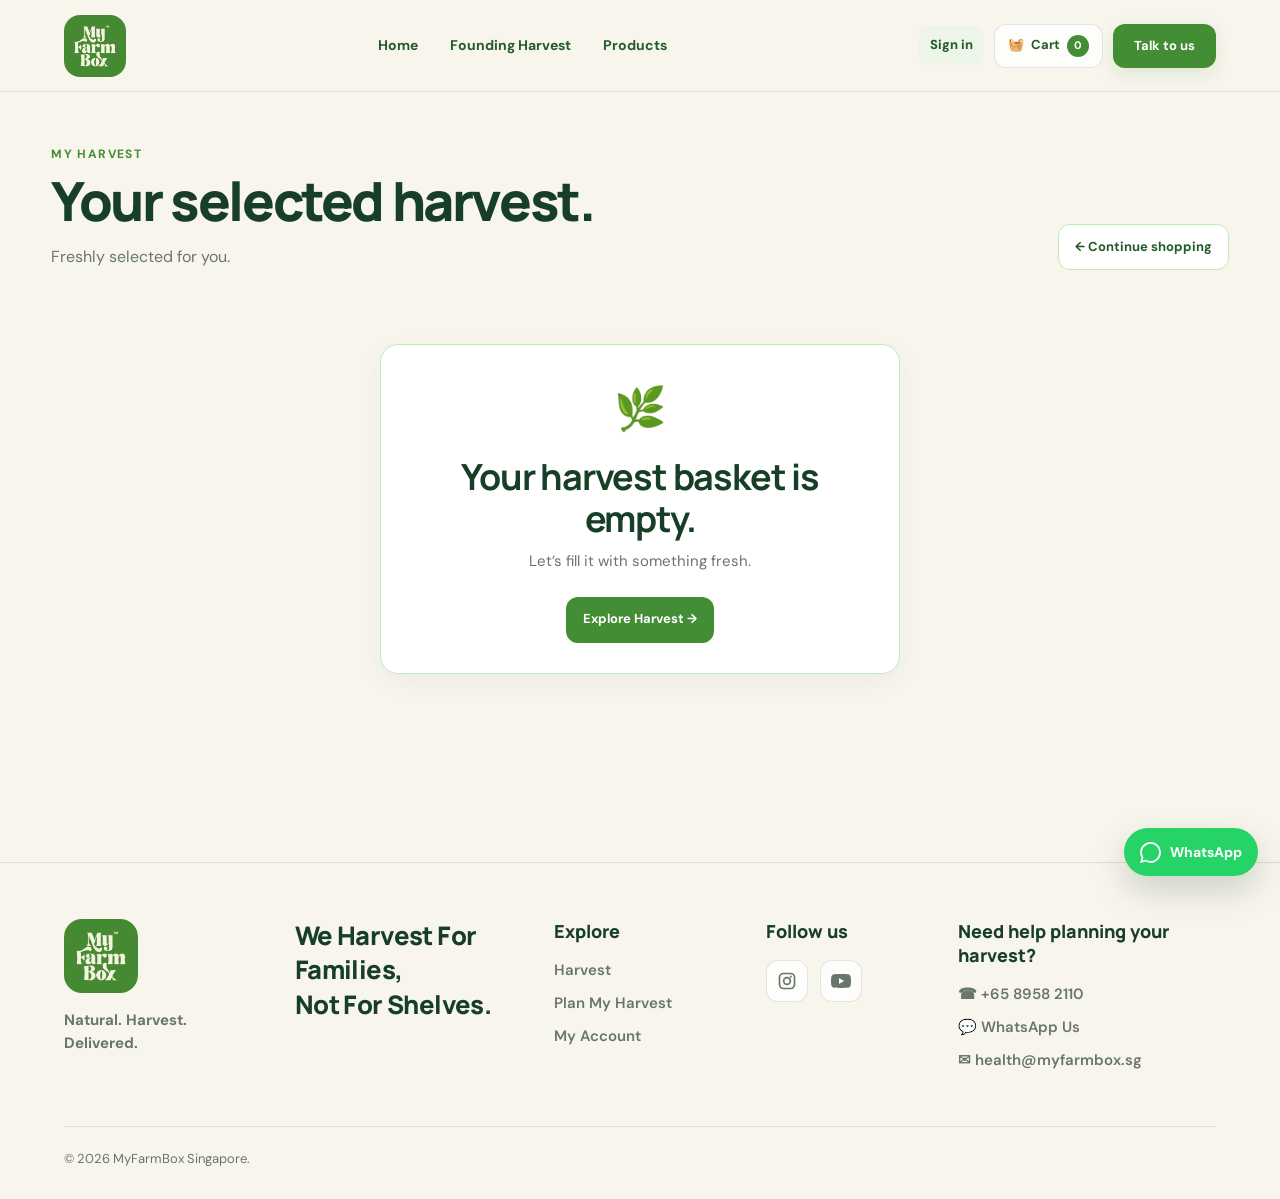
<file: cart/index.html>
<!doctype html>
<html lang="en">
<head>
  <meta charset="utf-8">
  <meta name="viewport" content="width=device-width,initial-scale=1">
  <meta name="theme-color" content="#438d35">
  <title>My Harvest — MyFarmBox Singapore</title>
  <link rel="preconnect" href="https://fonts.googleapis.com">
  <link rel="preconnect" href="https://fonts.gstatic.com" crossorigin>
  <link href="https://fonts.googleapis.com/css2?family=DM+Sans:wght@400;500;600;700&family=Manrope:wght@600;700;800&display=swap" rel="stylesheet">
  <link rel="stylesheet" href="/shared.css?v=25">
  <link rel="stylesheet" href="styles.css?v=21">
</head>
<body>
  <div id="site-header"></div>

  <main class="shell">
    <header class="page-head">
      <div>
        <p class="eyebrow">My Harvest</p>
        <h1>Your selected harvest.</h1>
        <p>Freshly selected for you.</p>
      </div>
      <a href="/products/">← Continue shopping</a>
    </header>

    <section id="loading" class="notice">Checking current prices and availability…</section>

    <section id="empty" class="empty" hidden>
      <span>🌿</span>
      <h2>Your harvest basket is empty.</h2>
      <p>Let’s fill it with something fresh.</p>
      <a href="/products/">Explore Harvest →</a>
    </section>

    <section id="layout" class="layout" hidden>
      <div class="main">
        <section class="quick-summary sr-data" aria-hidden="true">
          <div><small>Items</small><strong id="sumItems">0</strong></div>
          <div><small>Weight</small><strong id="sumWeight">0.00 kg</strong></div>
          <div><small>Delivery</small><strong id="sumDelivery">Sunday</strong></div>
          <div><small>Total</small><strong id="sumTotal">S$0.00</strong></div>
        </section>

        <section class="delivery delivery-compact">
          <span>🚚</span>
          <div>
            <small>Delivery</small>
            <h2 id="deliveryDate">Sunday delivery</h2>
            <p>9:00 a.m. – 9:00 p.m., Singapore.</p>
          </div>
        </section>

        <section class="progress-card progress-compact">
          <div class="progress-copy">
            <div><small>Minimum harvest</small><strong id="minimumStatus">Checking…</strong></div>
            <span id="minimumWeight">0.00 / 5.00 kg</span>
          </div>
          <div class="track"><div id="progressBar"></div></div>
          <a href="/products/">Add more products</a>
        </section>

        <section class="items-card">
          <div class="section-head">
            <div><small>Selected produce</small><h2>Your Harvest</h2></div>
            <button id="clearBtn" type="button">Clear harvest</button>
          </div>
          <div id="items" class="items"></div>
        </section>

        <details class="notes optional-card">
          <summary>Add a delivery note <span>Optional</span></summary>
          <label for="notes"><b>Anything you’d like us to know?</b><small>Delivery instructions or substitutions.</small></label>
          <textarea id="notes" maxlength="500" rows="4" placeholder="For example: call on arrival..."></textarea>
          <span id="notesCount">0 / 500</span>
        </details>

        <details class="returns optional-card">
          <summary>Return packaging <span>Optional</span></summary>
          <div class="section-head">
            <div><small>Optional</small><h2>Return with this Harvest</h2></div>
            <span>♻️</span>
          </div>
          <div class="return-grid">
            <label><input type="checkbox" value="Jute Bag"><span>Jute Bag</span></label>
            <label><input type="checkbox" value="Ice Pack"><span>Ice Pack</span></label>
            <label><input type="checkbox" value="Vegetable Containers"><span>Vegetable Containers</span></label>
          </div>
        </details>
      </div>

      <aside class="order-summary">
        <div class="summary-card">
          <p class="eyebrow">Total</p>
          <div><span>Products</span><strong id="subtotal">S$0.00</strong></div>
          <div><span>Delivery</span><strong id="deliveryFee">FREE</strong></div>
          <hr>
          <div class="total"><span>Total</span><strong id="grandTotal">S$0.00</strong></div>
          <p id="warning" class="warning">
            Add more produce to reach the 5 kg minimum.
          </p>
          <a id="confirmBtn" class="confirm disabled" href="/checkout/" aria-disabled="true">Checkout →</a>
          <small class="footnote">Final availability is checked at checkout.</small>
        </div>
      </aside>
    </section>
  </main>

  <dialog id="clearDialog">
    <span>🧺</span>
    <h2>Clear your harvest?</h2>
    <p>This removes all selected products.</p>
    <div>
      <button id="keepBtn" type="button">Keep Harvest</button>
      <button id="clearAllBtn" class="danger" type="button">Clear Everything</button>
    </div>
  </dialog>

  <div id="site-footer"></div>

  <script src="/shared.js?v=25"></script>
  <script src="/cart-engine.js?v=49"></script>
  <script src="app.js?v=51"></script>
</body>
</html>
</file>
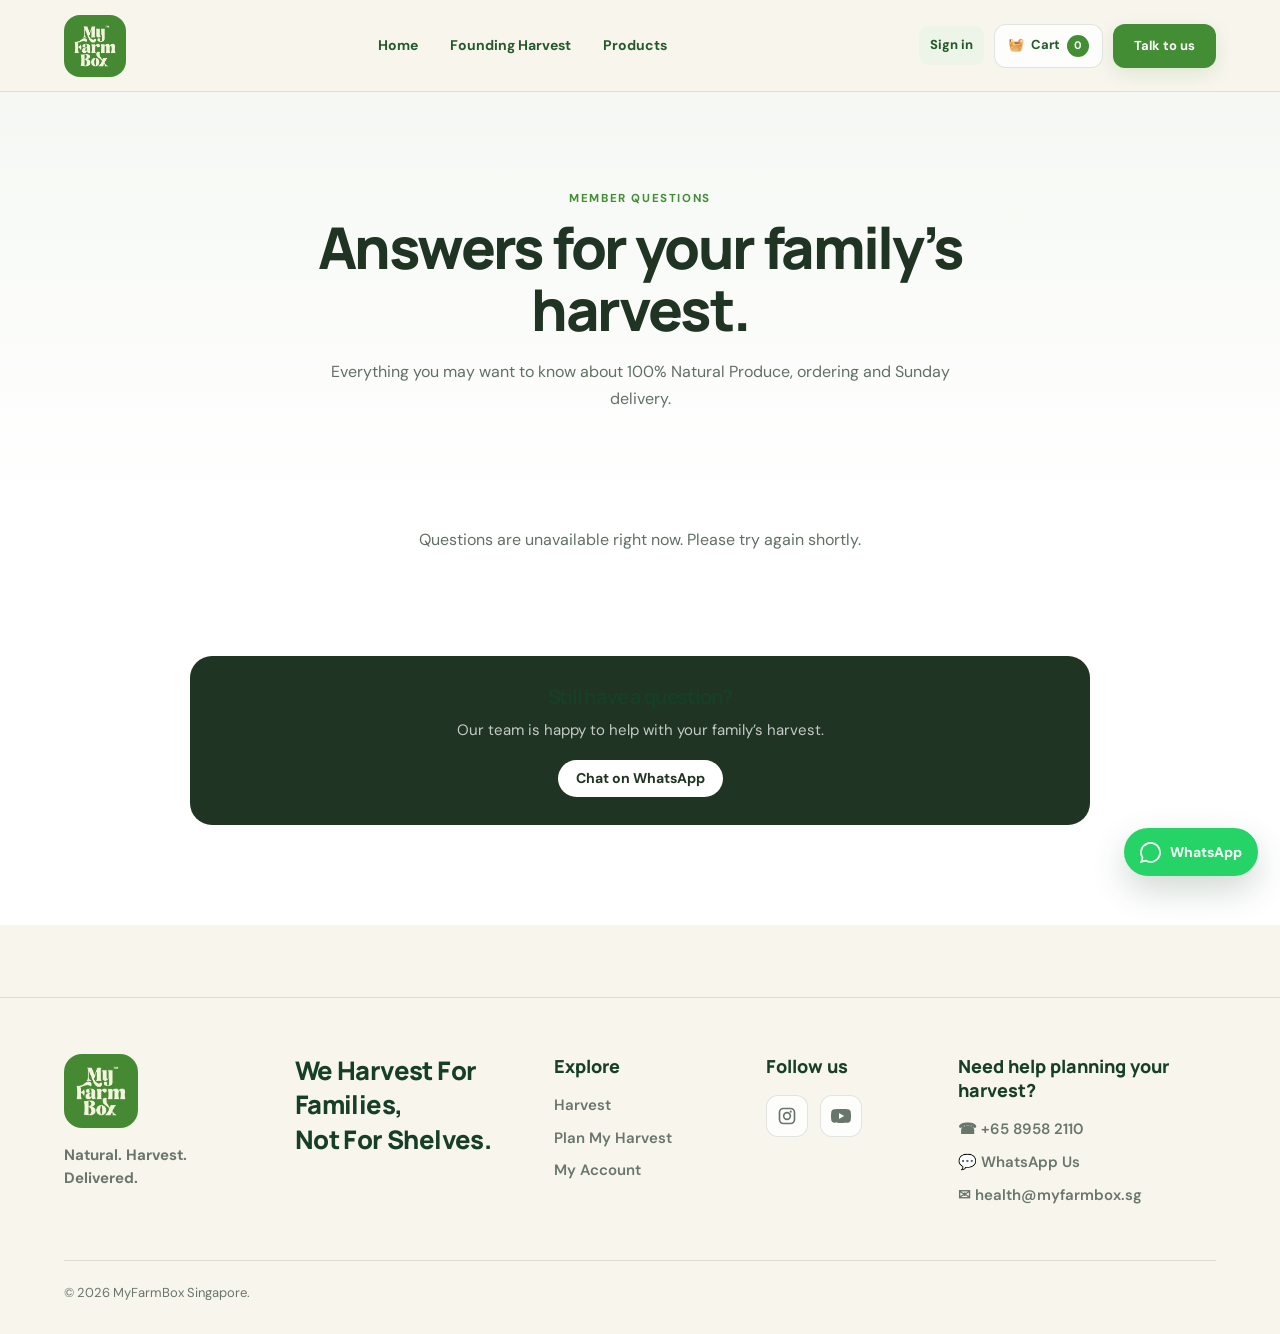
<file: faq/index.html>
<!doctype html>
<html lang="en">
<head>
  <meta charset="utf-8">
  <meta name="viewport" content="width=device-width,initial-scale=1">
  <meta name="theme-color" content="#438d35">
  <meta
    name="description"
    content="Answers to common MyFarmBox Singapore questions about harvests, ordering and delivery."
  >
  <title>Member Questions — MyFarmBox Singapore</title>

  <link rel="preconnect" href="https://fonts.googleapis.com">
  <link rel="preconnect" href="https://fonts.gstatic.com" crossorigin>
  <link
    href="https://fonts.googleapis.com/css2?family=DM+Sans:wght@400;500;600;700&family=Manrope:wght@600;700;800&display=swap"
    rel="stylesheet"
  >

  <link rel="icon" href="/favicon.ico" sizes="any">
  <link rel="apple-touch-icon" sizes="180x180" href="/assets/favicon-180.png">
  <link rel="manifest" href="/site.webmanifest">

  <link rel="stylesheet" href="/shared.css?v=22">

  <style>
    :root {
      --faq-green: #438d35;
      --faq-ink: #1f3422;
      --faq-muted: #617064;
      --faq-soft: #f5f8f3;
    }

    .faq-page {
      padding: clamp(54px, 8vw, 100px) 20px 100px;
      background: linear-gradient(180deg, #f5f8f3 0, #ffffff 410px);
      min-height: 70vh;
    }

    .faq-shell {
      width: min(100%, 900px);
      margin: 0 auto;
    }

    .faq-intro {
      max-width: 650px;
      margin: 0 auto;
      text-align: center;
    }

    .faq-eyebrow {
      margin: 0 0 10px;
      color: var(--faq-green);
      font: 700 0.72rem/1.2 "DM Sans", sans-serif;
      letter-spacing: 0.14em;
      text-transform: uppercase;
    }

    .faq-intro h1 {
      margin: 0;
      color: var(--faq-ink);
      font: 800 clamp(2rem, 5vw, 3.6rem)/1.08 "Manrope", sans-serif;
      letter-spacing: -0.045em;
    }

    .faq-intro > p:last-child {
      margin: 18px auto 0;
      color: var(--faq-muted);
      font: 400 1rem/1.7 "DM Sans", sans-serif;
    }

    .faq-filters {
      display: flex;
      flex-wrap: wrap;
      justify-content: center;
      gap: 9px;
      margin: 40px 0 28px;
    }

    .faq-filter {
      border: 1px solid rgba(31, 52, 34, 0.14);
      border-radius: 999px;
      background: #fff;
      color: #49604c;
      cursor: pointer;
      padding: 9px 15px;
      font: 700 0.82rem/1 "DM Sans", sans-serif;
      transition: 160ms ease;
    }

    .faq-filter:hover,
    .faq-filter.is-active {
      border-color: var(--faq-green);
      background: var(--faq-green);
      color: #fff;
    }

    .faq-results {
      display: grid;
      gap: 12px;
    }

    .faq-item {
      overflow: hidden;
      border: 1px solid rgba(32, 63, 35, 0.12);
      border-radius: 18px;
      background: #fff;
      box-shadow: 0 10px 26px rgba(28, 59, 31, 0.05);
    }

    .faq-question {
      width: 100%;
      display: flex;
      align-items: center;
      justify-content: space-between;
      gap: 18px;
      border: 0;
      background: transparent;
      color: var(--faq-ink);
      cursor: pointer;
      padding: 21px 22px;
      font: 700 1rem/1.45 "DM Sans", sans-serif;
      text-align: left;
    }

    .faq-question:hover {
      color: var(--faq-green);
    }

    .faq-icon {
      flex: 0 0 auto;
      display: grid;
      width: 26px;
      height: 26px;
      place-items: center;
      border: 1px solid rgba(67, 141, 53, 0.32);
      border-radius: 50%;
      color: var(--faq-green);
      font-size: 1.25rem;
      line-height: 1;
      transition: 180ms ease;
    }

    .faq-item.is-open .faq-icon {
      transform: rotate(45deg);
      background: var(--faq-green);
      color: #fff;
    }

    .faq-answer {
      display: none;
      padding: 0 22px 22px;
      color: var(--faq-muted);
      font: 400 0.97rem/1.7 "DM Sans", sans-serif;
      white-space: pre-line;
    }

    .faq-item.is-open .faq-answer {
      display: block;
    }

    .faq-media-link {
      display: inline-flex;
      margin-top: 15px;
      color: var(--faq-green);
      font-weight: 700;
      text-decoration: none;
    }

    .faq-media-link:hover {
      text-decoration: underline;
    }

    .faq-empty,
    .faq-loading {
      padding: 46px 20px;
      color: var(--faq-muted);
      text-align: center;
      font: 400 1rem/1.6 "DM Sans", sans-serif;
    }

    .faq-help {
      margin-top: 42px;
      padding: 28px;
      border-radius: 22px;
      background: var(--faq-ink);
      color: #fff;
      text-align: center;
    }

    .faq-help h2 {
      margin: 0;
      font: 700 1.25rem/1.3 "Manrope", sans-serif;
    }

    .faq-help p {
      margin: 9px 0 18px;
      color: rgba(255,255,255,.74);
      font: 400 .94rem/1.55 "DM Sans", sans-serif;
    }

    .faq-help a {
      display: inline-flex;
      border-radius: 999px;
      background: #fff;
      color: var(--faq-ink);
      padding: 11px 18px;
      font: 700 .88rem/1 "DM Sans", sans-serif;
      text-decoration: none;
    }

    @media (max-width: 640px) {
      .faq-page {
        padding-inline: 16px;
      }

      .faq-question {
        padding: 18px;
        font-size: .96rem;
      }

      .faq-answer {
        padding: 0 18px 18px;
      }
    }
  </style>
</head>

<body>
  <div id="site-header"></div>

  <main class="faq-page">
    <div class="faq-shell">
      <header class="faq-intro">
        <p class="faq-eyebrow">Member questions</p>
        <h1>Answers for your family’s harvest.</h1>
        <p>
          Everything you may want to know about 100% Natural Produce,
          ordering and Sunday delivery.
        </p>
      </header>

      <nav class="faq-filters" id="faq-filters" aria-label="FAQ categories"></nav>

      <section class="faq-results" id="faq-results" aria-live="polite">
        <p class="faq-loading">Loading member questions…</p>
      </section>

      <section class="faq-help">
        <h2>Still have a question?</h2>
        <p>Our team is happy to help with your family’s harvest.</p>
        <a
          href="https://wa.me/6589582110?text=Hi%20MyFarmBox%20Singapore%2C%20I%20have%20a%20question%20about%20my%20harvest."
          target="_blank"
          rel="noopener"
        >
          Chat on WhatsApp
        </a>
      </section>
    </div>
  </main>

  <div id="site-footer"></div>

  <script src="/shared.js?v=20"></script>

  <script>
    (() => {
      const FAQ_API_URL =
        'https://script.google.com/macros/s/AKfycbx-lzPKRyzFoyuAhLT510wdZJPeugL419f4u19rgYUd-zEz-nA9YcHoYWoejvBSWnQ49w/exec?action=faqs';

      const results = document.getElementById('faq-results');
      const filters = document.getElementById('faq-filters');
      const storageKey = 'mfbsg-all-faqs-v1';
      const cacheMinutes = 60;
      let allFaqs = [];
      let activeCategory = 'All';

      function getSavedFaqs() {
        try {
          const saved = JSON.parse(localStorage.getItem(storageKey) || 'null');
          if (!saved || !Array.isArray(saved.faqs)) return null;

          return {
            faqs: saved.faqs,
            fresh: Date.now() - saved.savedAt < cacheMinutes * 60 * 1000
          };
        } catch (error) {
          return null;
        }
      }

      function saveFaqs(faqs) {
        try {
          localStorage.setItem(
            storageKey,
            JSON.stringify({ faqs: faqs, savedAt: Date.now() })
          );
        } catch (error) {}
      }

      function renderFilters() {
        const categories = [
          'All',
          ...new Set(allFaqs.map(faq => faq.category).filter(Boolean))
        ];

        filters.innerHTML = '';

        categories.forEach(category => {
          const button = document.createElement('button');
          button.type = 'button';
          button.className = 'faq-filter';
          button.textContent = category;

          if (category === activeCategory) {
            button.classList.add('is-active');
          }

          button.addEventListener('click', () => {
            activeCategory = category;
            renderFilters();
            renderFaqs();
          });

          filters.appendChild(button);
        });
      }

      function renderFaqs() {
        const visibleFaqs = activeCategory === 'All'
          ? allFaqs
          : allFaqs.filter(faq => faq.category === activeCategory);

        results.innerHTML = '';

        if (!visibleFaqs.length) {
          results.innerHTML =
            '<p class="faq-empty">No questions are available in this category yet.</p>';
          return;
        }

        visibleFaqs.forEach((faq, index) => {
          const item = document.createElement('article');
          item.className = 'faq-item';

          const question = document.createElement('button');
          question.type = 'button';
          question.className = 'faq-question';
          question.setAttribute('aria-expanded', 'false');
          question.setAttribute('aria-controls', `faq-answer-${index}`);

          const questionText = document.createElement('span');
          questionText.textContent = faq.question;

          const icon = document.createElement('span');
          icon.className = 'faq-icon';
          icon.setAttribute('aria-hidden', 'true');
          icon.textContent = '+';

          const answer = document.createElement('div');
          answer.className = 'faq-answer';
          answer.id = `faq-answer-${index}`;
          answer.hidden = true;

          const answerText = document.createElement('div');
          answerText.textContent = faq.answer;
          answer.appendChild(answerText);

          if (faq.mediaUrl) {
            const mediaLink = document.createElement('a');
            mediaLink.className = 'faq-media-link';
            mediaLink.href = faq.mediaUrl;
            mediaLink.target = '_blank';
            mediaLink.rel = 'noopener';
            mediaLink.textContent = 'View supporting photo or video →';
            answer.appendChild(mediaLink);
          }

          question.append(questionText, icon);

          question.addEventListener('click', () => {
            const isOpen = item.classList.toggle('is-open');
            question.setAttribute('aria-expanded', String(isOpen));
            answer.hidden = !isOpen;
          });

          item.append(question, answer);
          results.appendChild(item);
        });
      }

      function showFaqs(faqs) {
        allFaqs = faqs
          .filter(faq => faq.active)
          .sort((a, b) => a.displayOrder - b.displayOrder);

        renderFilters();
        renderFaqs();
      }

      async function refreshFaqs() {
        try {
          const response = await fetch(FAQ_API_URL, { cache: 'no-store' });
          const data = await response.json();

          if (!data.ok || !Array.isArray(data.faqs)) {
            throw new Error('FAQ data was not returned.');
          }

          saveFaqs(data.faqs);
          showFaqs(data.faqs);
        } catch (error) {
          if (!allFaqs.length) {
            results.innerHTML =
              '<p class="faq-empty">Questions are unavailable right now. Please try again shortly.</p>';
          }
        }
      }

      const saved = getSavedFaqs();

      if (saved) {
        showFaqs(saved.faqs);
      }
      
      refreshFaqs();
    })();
  </script>
</body>
</html>
</file>
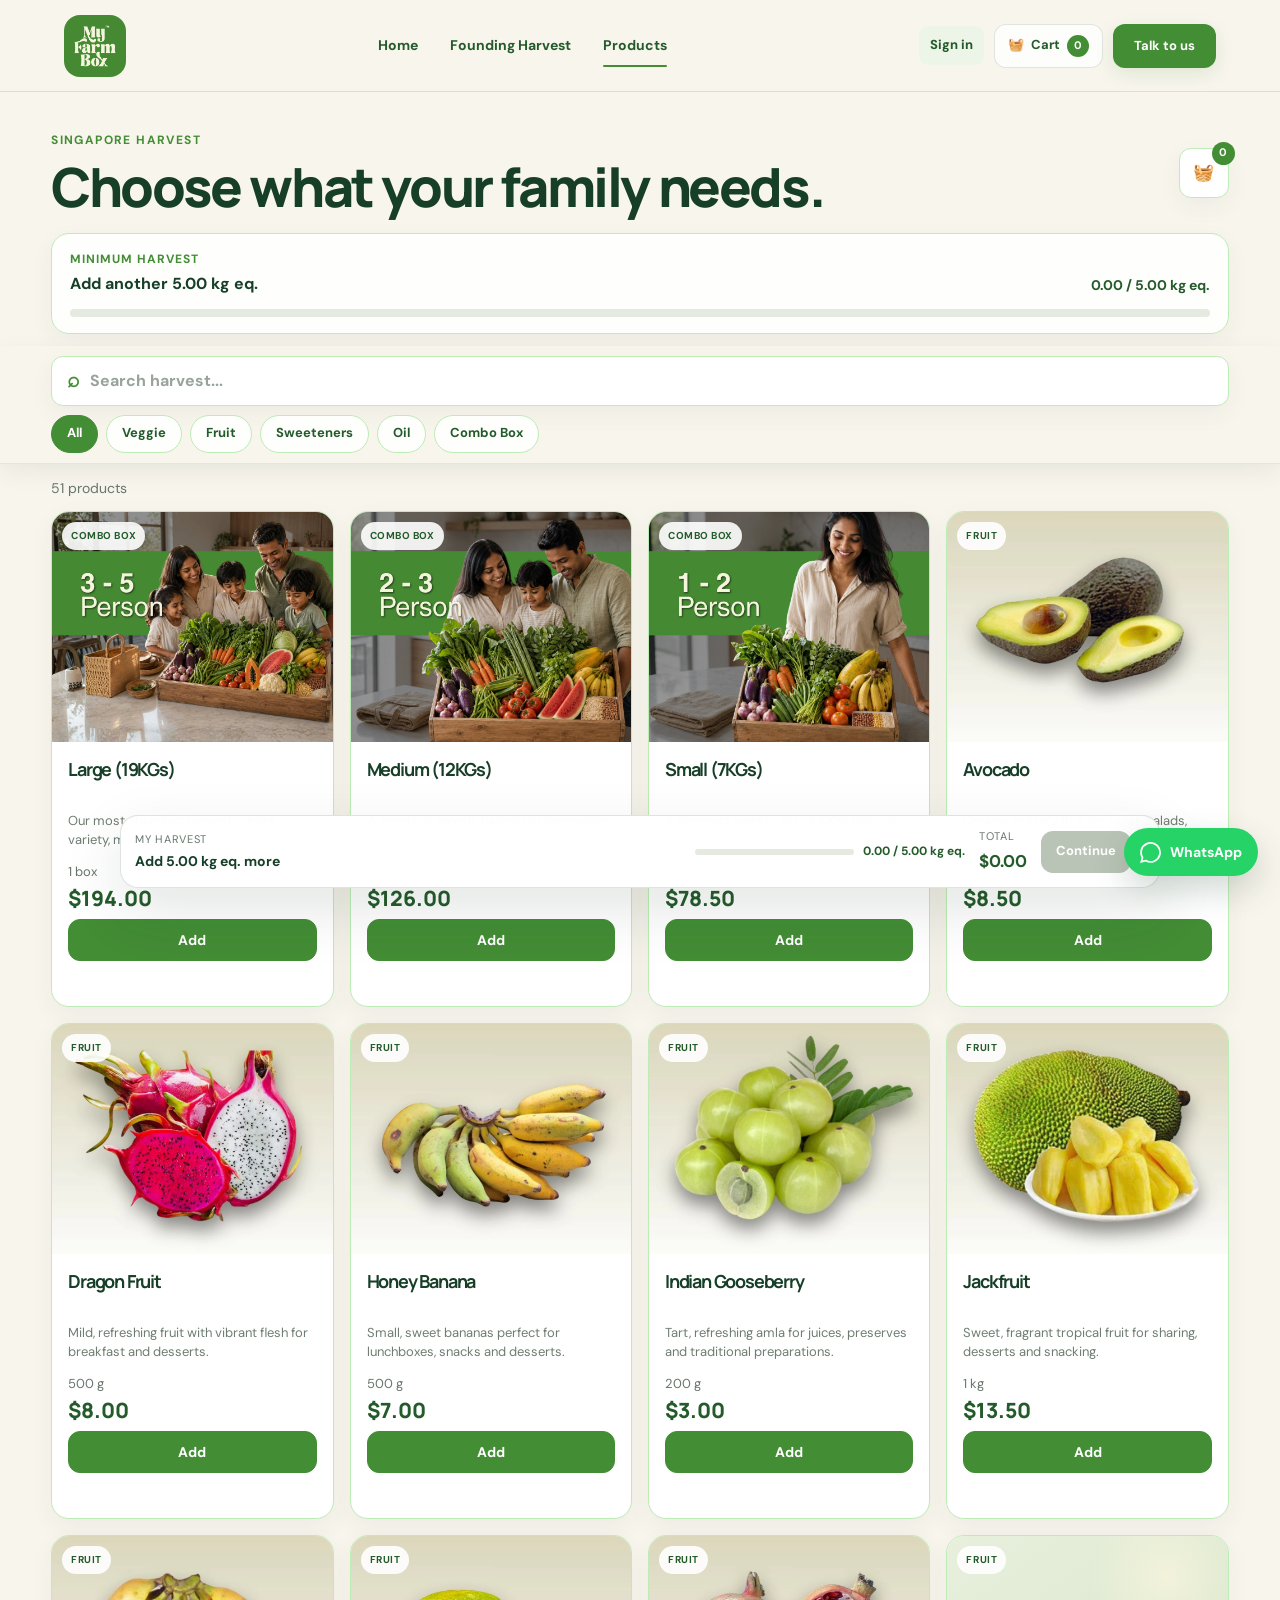
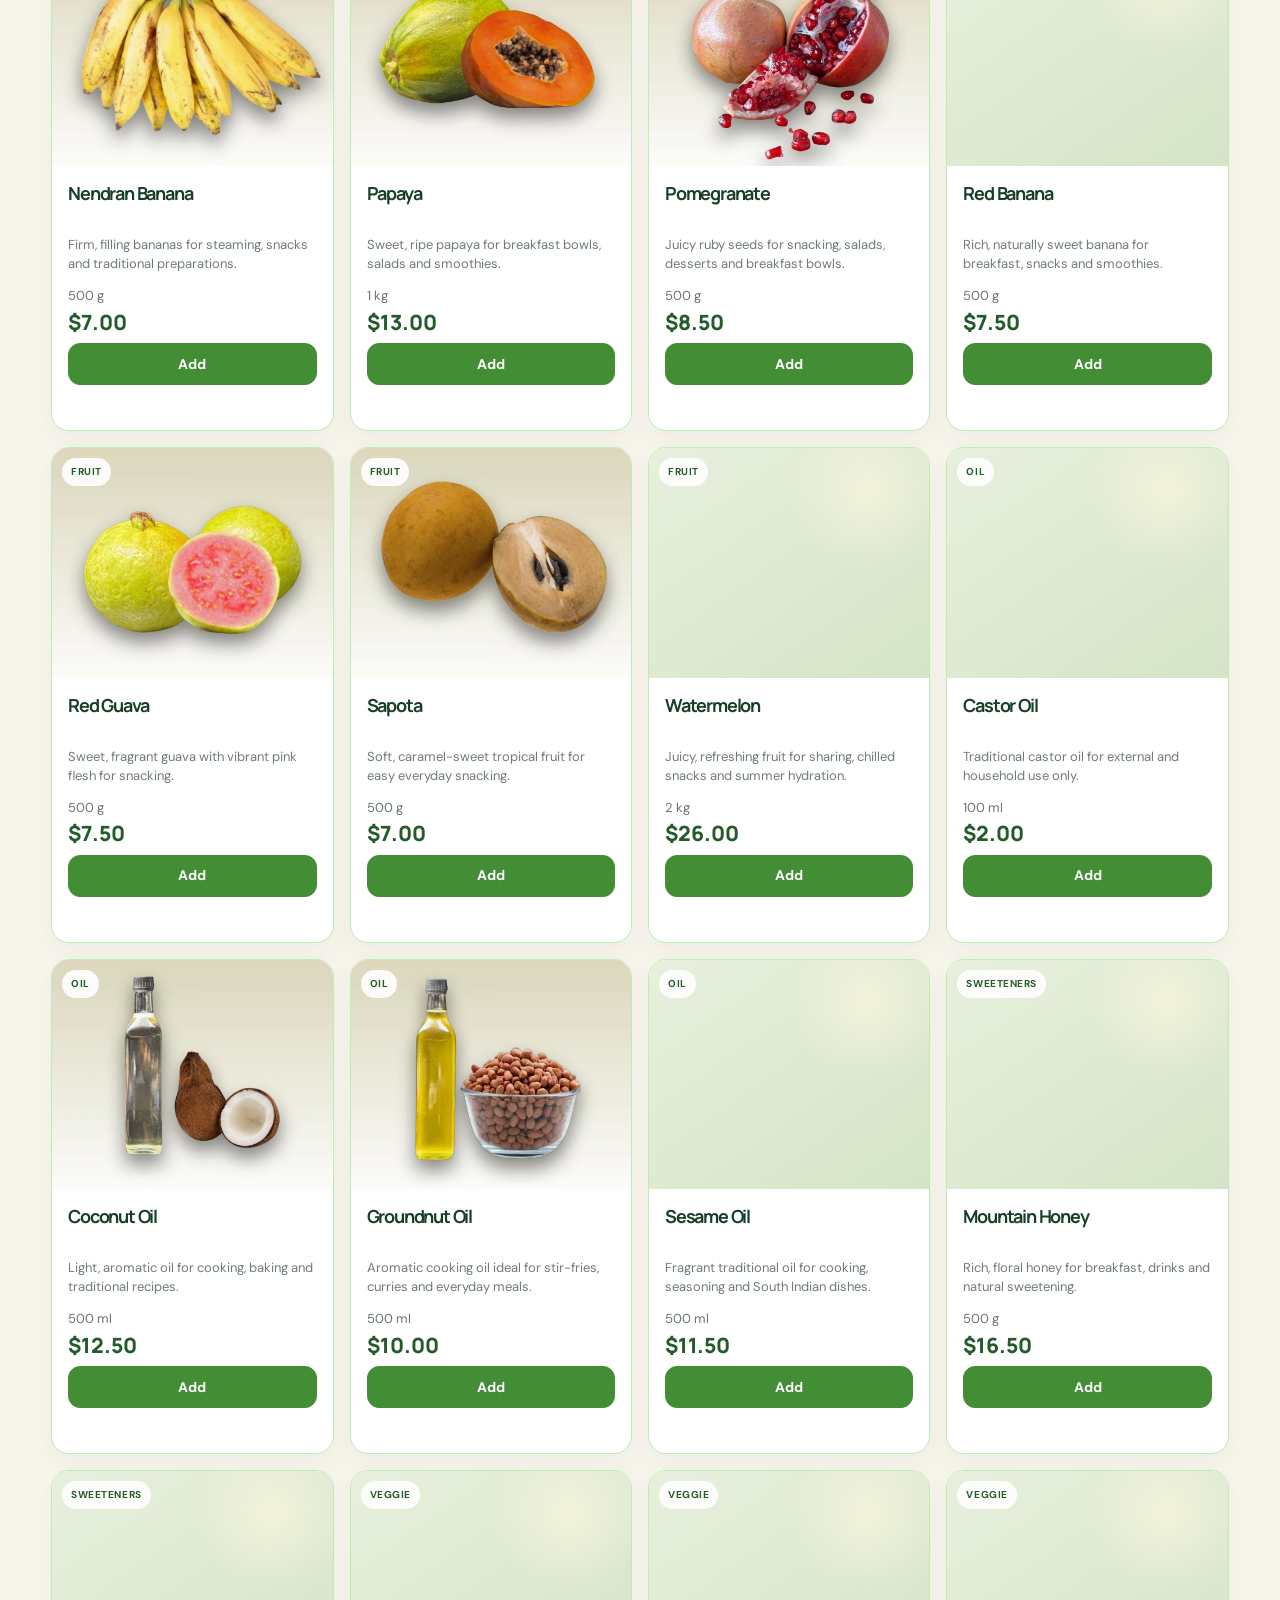
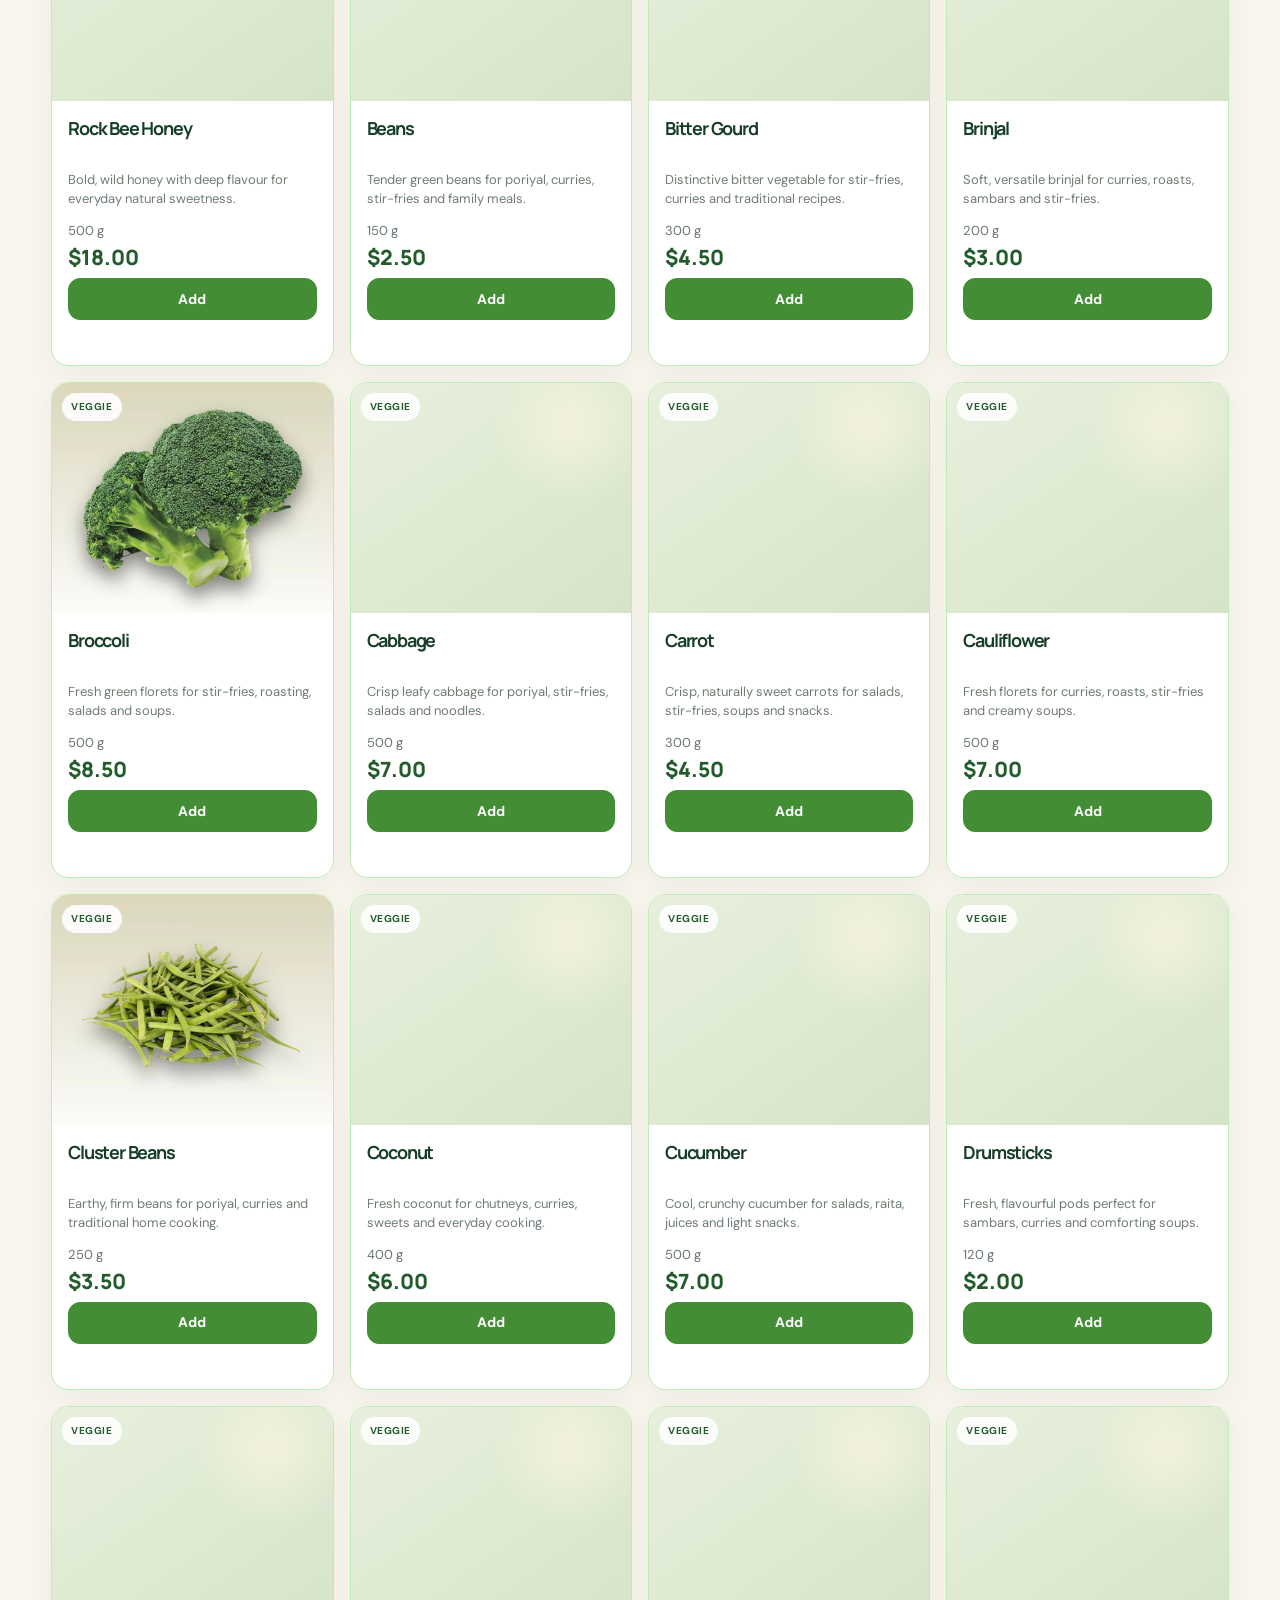
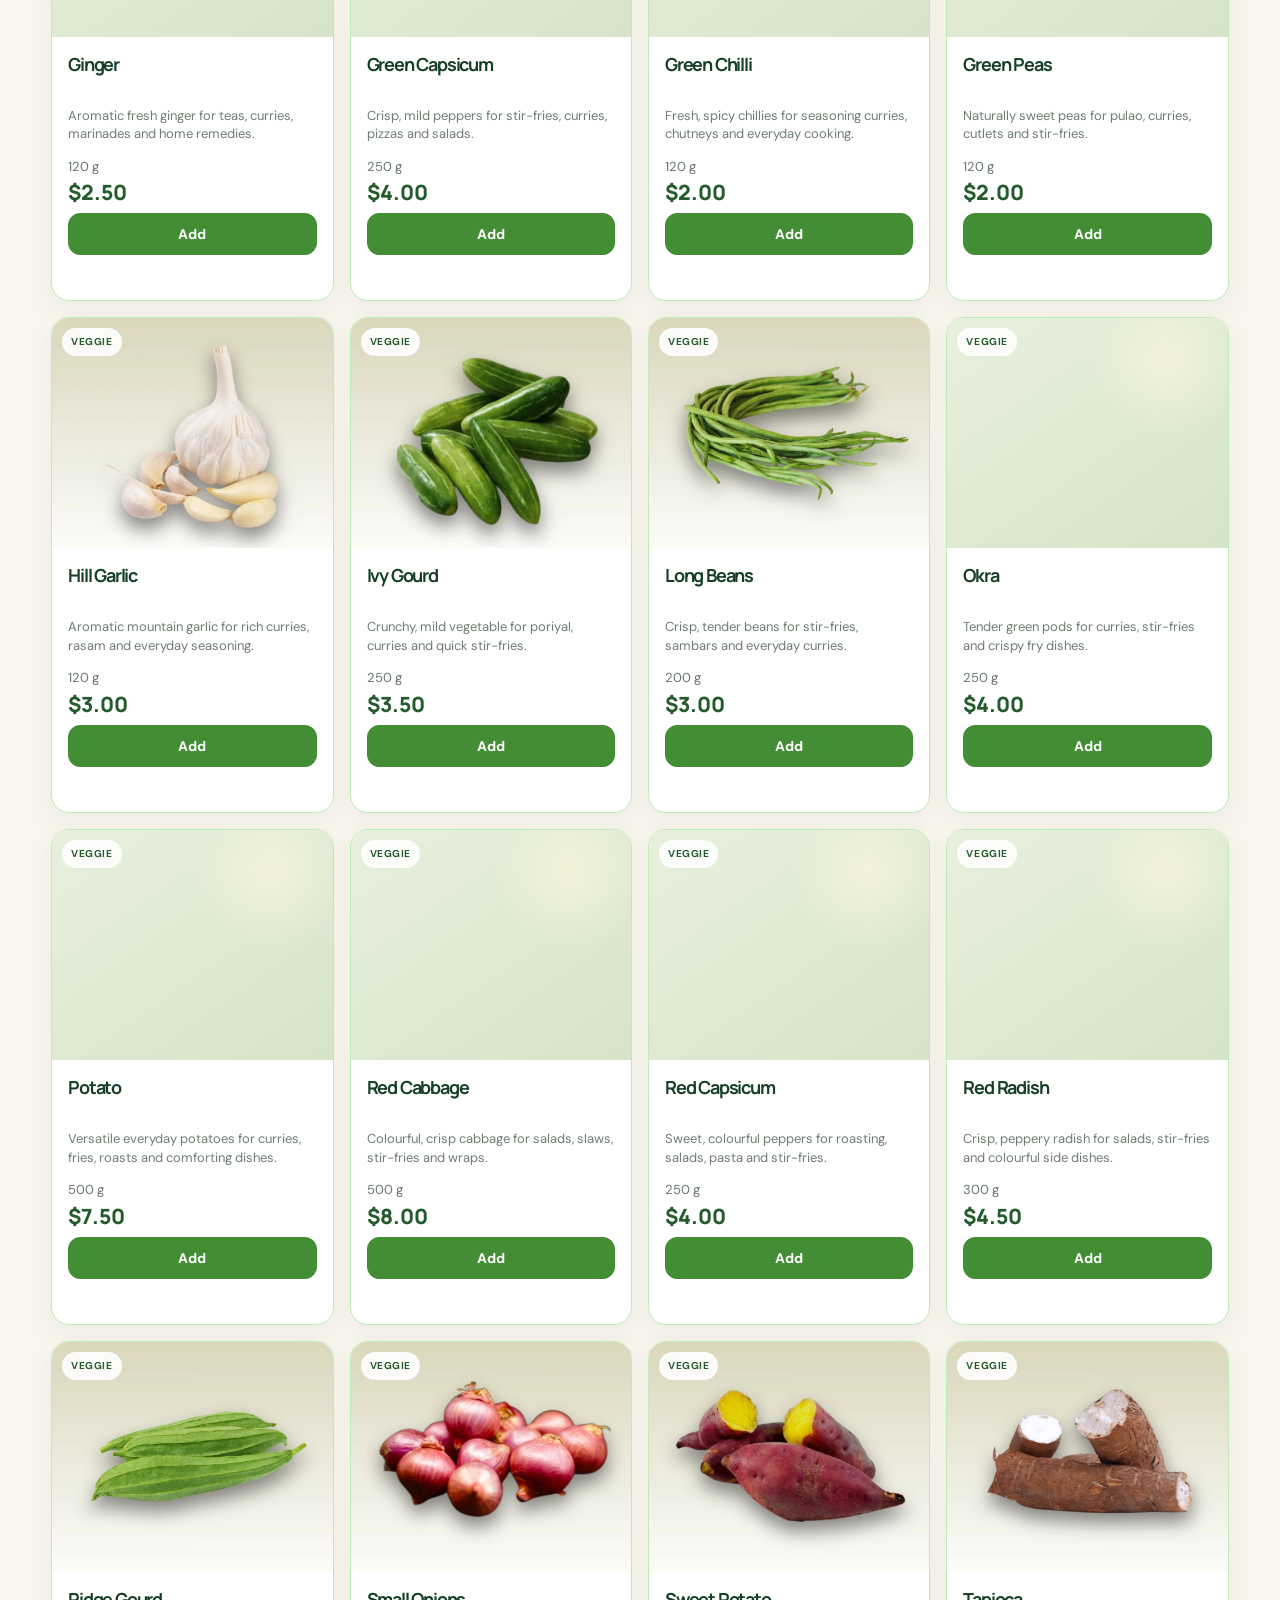
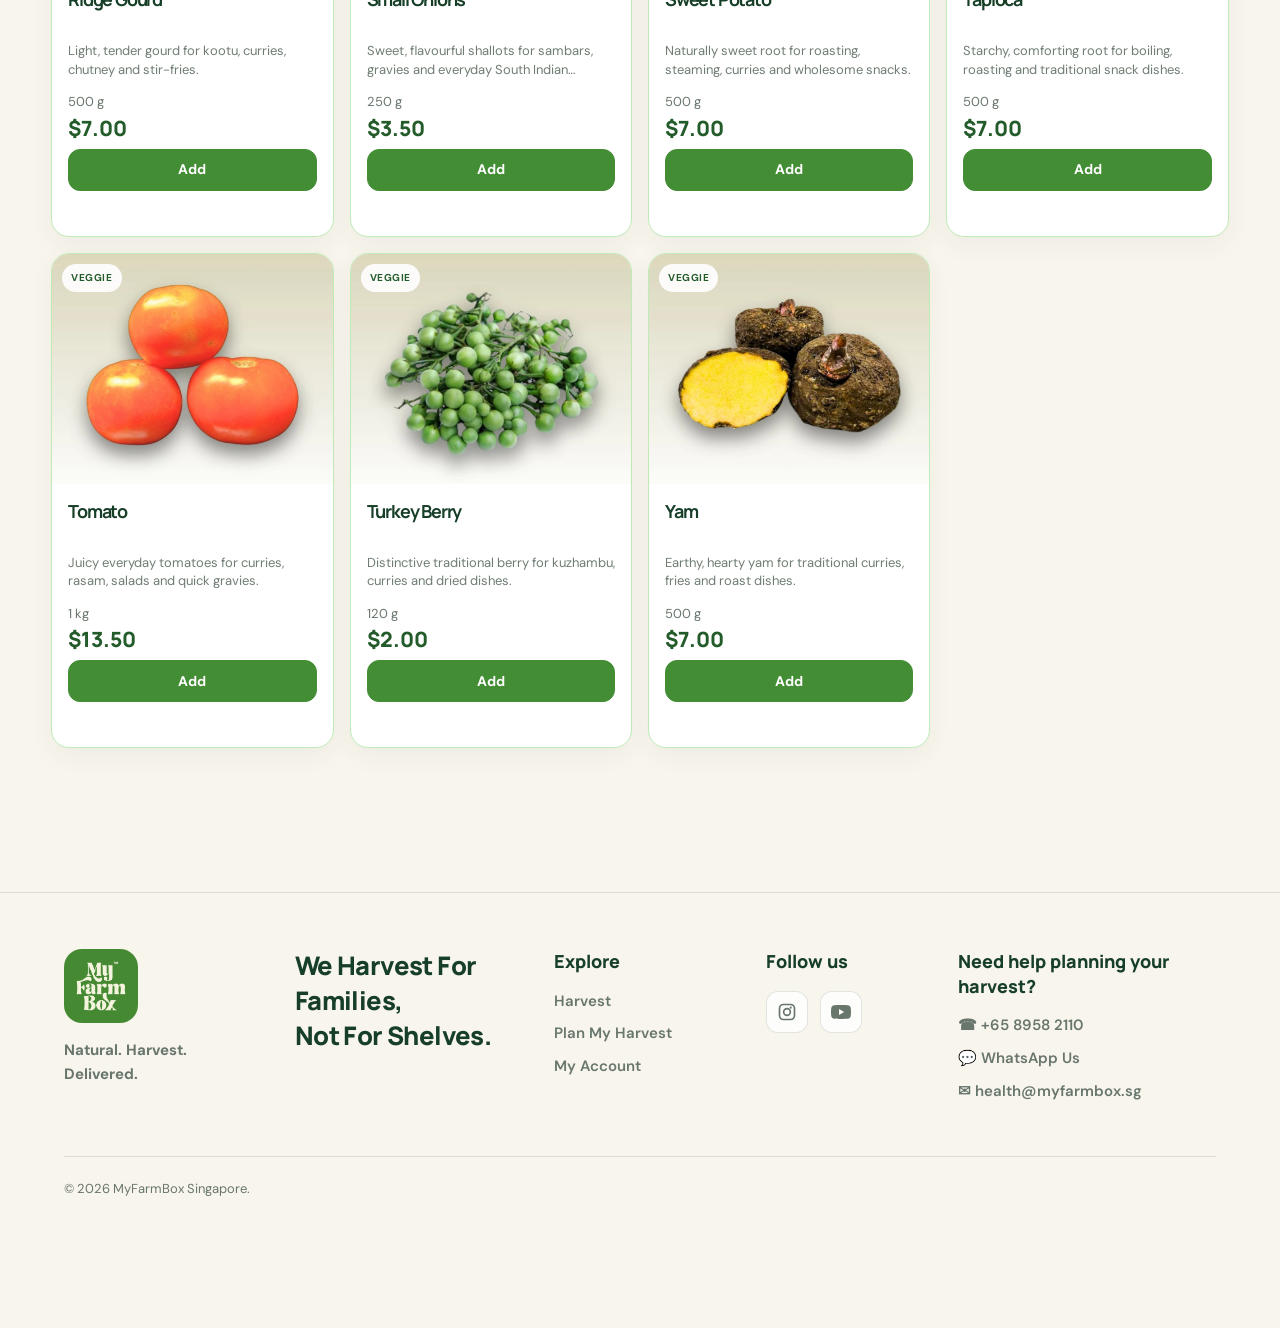
<file: products/index.html>
<!doctype html>
<html lang="en">
<head>
  <meta charset="utf-8">
  <meta name="viewport" content="width=device-width,initial-scale=1">
  <meta name="theme-color" content="#438d35">
  <meta name="description" content="Explore fresh 100% Natural Produce available from MyFarmBox Singapore.">
  <title>Explore the Harvest — MyFarmBox Singapore</title>

  <link rel="preconnect" href="https://fonts.googleapis.com">
  <link rel="preconnect" href="https://fonts.gstatic.com" crossorigin>
  <link href="https://fonts.googleapis.com/css2?family=DM+Sans:wght@400;500;600;700&family=Manrope:wght@600;700;800&display=swap" rel="stylesheet">

  <link rel="stylesheet" href="/shared.css?v=22">
  <link rel="stylesheet" href="style.css?v=39">
  <link rel="stylesheet" href="harvest-ready.css?v=39">

  <link rel="icon" href="/favicon.ico" sizes="any">
  <link rel="icon" type="image/png" sizes="32x32" href="/assets/favicon-32.png">
  <link rel="apple-touch-icon" sizes="180x180" href="/assets/favicon-180.png">
  <link rel="manifest" href="/site.webmanifest">
</head>

<body>
  <div id="site-header"></div>

  <main class="page-shell">
    <section class="page-intro">
      <div>
        <p class="eyebrow">Singapore Harvest</p>
        <h1>Choose what your family needs.</h1>
      </div>

      <a class="cart-shortcut" href="/cart/" aria-label="Open cart">
        <span aria-hidden="true">🧺</span>
        <strong id="cart-count">0</strong>
      </a>
    </section>

    <section class="minimum-card" aria-label="Minimum harvest progress">
      <div class="minimum-copy">
        <div>
          <small>Minimum harvest</small>
          <strong id="minimum-status">Add products to begin your harvest.</strong>
        </div>
        <span id="minimum-weight">0.00 kg / 5.00 kg</span>
      </div>

      <div class="progress-track" aria-hidden="true">
        <div id="minimum-progress" class="progress-fill"></div>
      </div>
    </section>

    <section class="catalog-tools" aria-label="Product search and filters">
      <label class="search-box">
        <span aria-hidden="true">⌕</span>
        <input
          id="search-input"
          type="search"
          placeholder="Search harvest..."
          autocomplete="off"
        >
      </label>

      <div
        id="category-filters"
        class="category-filters"
        role="group"
        aria-label="Categories"
      >
        <button
          class="filter-chip active"
          type="button"
          data-category="all"
        >
          All
        </button>
      </div>
    </section>

    <section class="catalog-status" aria-live="polite">
      <p id="results-summary">Loading this week’s harvest…</p>
    </section>

    <section
      id="loading-state"
      class="loading-grid"
      aria-label="Loading products"
    >
      <article class="skeleton-card"></article>
      <article class="skeleton-card"></article>
      <article class="skeleton-card"></article>
      <article class="skeleton-card"></article>
      <article class="skeleton-card"></article>
      <article class="skeleton-card"></article>
    </section>

    <section id="error-state" class="message-card" hidden>
      <span aria-hidden="true">🌿</span>
      <h2>We couldn’t load the harvest.</h2>
      <p>Please refresh the page. If the issue continues, contact MyFarmBox Singapore.</p>
      <button id="retry-button" type="button">Try again</button>
    </section>

    <section id="empty-state" class="message-card" hidden>
      <span aria-hidden="true">🔎</span>
      <h2>No products found.</h2>
      <p>Try another search or choose a different category.</p>
      <button id="clear-filters-button" type="button">View all products</button>
    </section>

    <section
      id="product-grid"
      class="product-grid"
      aria-label="Available products"
    ></section>

    <p
      id="render-status"
      class="render-status"
      aria-live="polite"
      hidden
    >
      Loading more products…
    </p>
  </main>

  <aside
    id="cart-toast"
    class="cart-toast"
    role="status"
    aria-live="polite"
    hidden
  >
    <span class="cart-toast-icon" aria-hidden="true">✓</span>
    <div>
      <strong id="cart-toast-title">Added to your harvest</strong>
      <small id="cart-toast-copy"></small>
    </div>
    <a href="/cart/">View cart</a>
  </aside>

  <div class="harvest-dock" aria-live="polite">
    <div class="dock-copy">
      <small id="dock-label">My harvest</small>
      <strong id="dock-status">Add 5.00 kg more</strong>
    </div>

    <div class="dock-progress">
      <div class="progress-track compact">
        <div id="dock-progress-fill" class="progress-fill"></div>
      </div>
      <span id="dock-weight">0.00 / 5.00 kg</span>
    </div>

    <div class="dock-total">
      <small>Total</small>
      <strong id="dock-total">S$0.00</strong>
    </div>

    <button
      id="reset-cart-button"
      class="reset-cart-button"
      type="button"
      hidden
    >
      Reset
    </button>

    <a
      id="checkout-button"
      class="checkout-button disabled"
      href="/cart/"
      aria-disabled="true"
    >
      Continue
    </a>
  </div>

  <div id="site-footer"></div>

  <script src="/shared.js?v=22"></script>
  <script src="/cart-engine.js?v=39"></script>
  <script src="config.js?v=39"></script>
  <script src="cart-store.js?v=39"></script>
  <script src="products.js?v=49"></script>
  <script src="reset-cart.js?v=39"></script>
</body>
</html>
</file>
<file: shared.css>
:root {
  --mfb-green: #438d35;
  --mfb-green-dark: #245b2b;
  --mfb-deep: #173f28;
  --mfb-green-light: #edf5e9;
  --mfb-cream: #f8f5ed;
  --mfb-white: #ffffff;
  --mfb-card: #ffffff;
  --mfb-text: #173f28;
  --mfb-muted: #68766c;
  --mfb-line: rgba(24, 51, 35, 0.12);
  --mfb-border: #bdecb6;
  --mfb-radius-xs: 8px;
  --mfb-radius-sm: 12px;
  --mfb-radius: 18px;
  --mfb-radius-lg: 24px;
  --mfb-shadow-sm: 0 8px 24px rgba(24, 51, 35, 0.05);
  --mfb-shadow: 0 14px 36px rgba(24, 51, 35, 0.08);
  --mfb-shadow-lg: 0 22px 60px rgba(24, 51, 35, 0.12);
  --mfb-container: 1320px;
  --mfb-header-height: 92px;
  --mfb-font-heading: "Manrope", sans-serif;
  --mfb-font-body: "DM Sans", sans-serif;
  --mfb-h1: clamp(42px, 5vw, 54px);
  --mfb-h2: clamp(30px, 3.5vw, 36px);
  --mfb-h3: clamp(22px, 2.5vw, 24px);
  --mfb-body: 17px;
  --mfb-small: 15px;
  --mfb-caption: 13px;
}

*,
*::before,
*::after { box-sizing: border-box; }

html { scroll-behavior: smooth; }

body {
  margin: 0;
  background: var(--mfb-cream);
  color: var(--mfb-text);
  font-family: var(--mfb-font-body);
  font-size: var(--mfb-body);
  line-height: 1.6;
  text-rendering: optimizeLegibility;
  -webkit-font-smoothing: antialiased;
}

body.mobile-menu-open { overflow: hidden; }

img { display: block; max-width: 100%; }

a {
  color: inherit;
  text-decoration: none;
  transition: color 180ms ease, background 180ms ease, border-color 180ms ease, opacity 180ms ease, transform 180ms ease;
}

button,
input,
textarea,
select { font: inherit; }

button { cursor: pointer; }

h1,
h2,
h3,
h4,
h5,
h6 {
  margin-top: 0;
  color: var(--mfb-deep);
  font-family: var(--mfb-font-heading);
}

h1,
.mfb-h1 {
  margin-bottom: 18px;
  font-size: var(--mfb-h1);
  font-weight: 800;
  line-height: 1.05;
  letter-spacing: -2.4px;
}

h2,
.mfb-h2 {
  margin-bottom: 14px;
  font-size: var(--mfb-h2);
  font-weight: 700;
  line-height: 1.15;
  letter-spacing: -1.2px;
}

h3,
.mfb-h3 {
  margin-bottom: 10px;
  font-size: var(--mfb-h3);
  font-weight: 700;
  line-height: 1.25;
  letter-spacing: -0.5px;
}

p {
  margin-top: 0;
  color: var(--mfb-muted);
  font-size: var(--mfb-body);
  line-height: 1.7;
}

small,
.mfb-small {
  color: var(--mfb-muted);
  font-size: var(--mfb-small);
  line-height: 1.5;
}

.mfb-caption {
  color: var(--mfb-muted);
  font-size: var(--mfb-caption);
  line-height: 1.45;
}

.eyebrow,
.mfb-eyebrow {
  display: block;
  margin: 0 0 8px;
  color: var(--mfb-green);
  font-size: 12px;
  font-weight: 700;
  letter-spacing: 1.4px;
  text-transform: uppercase;
}

.mfb-container,
.container,
.page-shell,
.shell {
  width: min(var(--mfb-container), 100%);
  margin-inline: auto;
  padding-inline: clamp(18px, 4vw, 58px);
}

.mfb-section { padding-block: 72px; }
.mfb-stack { display: grid; gap: 24px; }

.mfb-card,
.card {
  border: 1px solid var(--mfb-border);
  border-radius: var(--mfb-radius);
  background: var(--mfb-card);
  box-shadow: var(--mfb-shadow-sm);
}

.mfb-card-padded { padding: 24px; }

.mfb-button,
.button,
.primary,
.secondary,
button.primary,
button.secondary {
  min-height: 48px;
  display: inline-flex;
  align-items: center;
  justify-content: center;
  gap: 8px;
  padding: 0 24px;
  border-radius: var(--mfb-radius-sm);
  font-size: 16px;
  font-weight: 700;
  line-height: 1;
}

.mfb-button-primary,
.primary,
button.primary {
  border: 1px solid var(--mfb-green);
  background: var(--mfb-green);
  color: var(--mfb-white);
}

.mfb-button-primary:hover,
.primary:hover,
button.primary:hover {
  border-color: var(--mfb-green-dark);
  background: var(--mfb-green-dark);
  transform: translateY(-1px);
}

.mfb-button-secondary,
.secondary,
button.secondary {
  border: 1px solid var(--mfb-border);
  background: var(--mfb-white);
  color: var(--mfb-green-dark);
}

.mfb-button-secondary:hover,
.secondary:hover,
button.secondary:hover {
  border-color: rgba(67, 141, 53, 0.35);
  background: var(--mfb-green-light);
}

label {
  color: var(--mfb-text);
  font-size: 14px;
  font-weight: 700;
}

input,
textarea,
select {
  width: 100%;
  border: 1px solid var(--mfb-border);
  border-radius: var(--mfb-radius-sm);
  outline: none;
  background: var(--mfb-white);
  color: var(--mfb-text);
  font-family: var(--mfb-font-body);
  font-size: 16px;
  transition: border-color 180ms ease, box-shadow 180ms ease, background 180ms ease;
}

input,
select {
  min-height: 48px;
  padding: 0 16px;
}

textarea {
  min-height: 112px;
  padding: 14px 16px;
  resize: vertical;
}

input:focus,
textarea:focus,
select:focus {
  border-color: var(--mfb-green);
  box-shadow: 0 0 0 3px rgba(67, 141, 53, 0.1);
}

input::placeholder,
textarea::placeholder { color: #98a39a; }

.mfb-badge,
.badge {
  display: inline-flex;
  align-items: center;
  gap: 6px;
  padding: 6px 12px;
  border-radius: 999px;
  background: var(--mfb-green-light);
  color: var(--mfb-green-dark);
  font-size: 13px;
  font-weight: 700;
}

#site-header {
  position: relative;
  z-index: 1000;
  min-height: var(--mfb-header-height);
}

.site-header {
  position: relative;
  width: min(1440px, 100%);
  min-height: var(--mfb-header-height);
  margin: 0 auto;
  padding: 14px clamp(18px, 5vw, 72px);
  display: grid;
  grid-template-columns: auto 1fr auto;
  align-items: center;
  gap: 30px;
  border-bottom: 1px solid var(--mfb-line);
  background: rgba(248, 245, 237, 0.96);
  backdrop-filter: blur(18px);
}

.site-logo { display: inline-flex; align-items: center; }

.site-logo img {
  width: 62px;
  height: 62px;
  border-radius: 16px;
  object-fit: contain;
}

.site-nav {
  display: flex;
  align-items: center;
  justify-content: center;
  gap: clamp(18px, 2.5vw, 34px);
}

.site-nav a {
  position: relative;
  color: var(--mfb-green-dark);
  font-size: 14px;
  font-weight: 700;
  white-space: nowrap;
}

.site-nav a:hover { color: var(--mfb-green); }

.site-nav a.active::after {
  content: "";
  position: absolute;
  left: 0;
  right: 0;
  bottom: -10px;
  height: 2px;
  border-radius: 999px;
  background: var(--mfb-green);
}

.header-actions {
  display: flex;
  align-items: center;
  justify-content: flex-end;
  gap: 10px;
}
.member-menu { display:flex; align-items:center; gap:9px; white-space:nowrap; }
.header-greeting { color:var(--mfb-green-dark); font-size:13px; font-weight:800; }
.header-account,.header-signin { padding:9px 11px; border-radius:9px; background:var(--mfb-green-light); color:var(--mfb-green-dark); font-size:13px; font-weight:800; }
.header-logout { color:var(--mfb-muted); font-size:12px; font-weight:700; }

.mfb-global-loader { position:fixed; inset:0; z-index:9999; display:grid; place-items:center; padding:20px; background:rgba(20,54,29,.18); backdrop-filter:blur(4px); }
.mfb-global-loader-card { min-width:220px; display:grid; justify-items:center; gap:7px; padding:24px; border:1px solid var(--mfb-border); border-radius:18px; background:var(--mfb-white); box-shadow:0 22px 60px rgba(20,54,29,.2); text-align:center; }
.mfb-global-loader-card > span { width:29px; height:29px; border:3px solid #dce6d9; border-top-color:var(--mfb-green); border-radius:50%; animation:mfb-global-spin .75s linear infinite; }
.mfb-global-loader-card strong { color:var(--mfb-deep); font-size:14px; }
.mfb-global-loader-card small { color:var(--mfb-muted); font-size:12px; }
@keyframes mfb-global-spin { to { transform:rotate(360deg); } }

.header-cart {
  min-height: 44px;
  display: inline-flex;
  align-items: center;
  gap: 7px;
  padding: 9px 13px;
  border: 1px solid var(--mfb-line);
  border-radius: var(--mfb-radius-sm);
  background: rgba(255, 255, 255, 0.78);
  color: var(--mfb-green-dark);
  font-size: 13px;
  font-weight: 700;
}

.header-cart:hover {
  border-color: rgba(67, 141, 53, 0.35);
  background: var(--mfb-white);
}

.header-cart strong {
  min-width: 22px;
  height: 22px;
  display: inline-grid;
  place-items: center;
  border-radius: 999px;
  background: var(--mfb-green);
  color: var(--mfb-white);
  font-size: 11px;
}

.header-cta {
  min-height: 44px;
  padding: 11px 20px;
  display: inline-flex;
  align-items: center;
  justify-content: center;

  border: 1px solid transparent;
  outline: none;
  border-radius: var(--mfb-radius-sm);

  background: var(--mfb-green);
  color: var(--mfb-white);

  font-size: 13px;
  font-weight: 700;
  line-height: 1;

  box-shadow: 0 6px 18px rgba(67, 141, 53, 0.14);

  appearance: none;
  -webkit-appearance: none;
}

.header-cta:hover {
  border-color: transparent;
  background: var(--mfb-green-dark);
  color: var(--mfb-white);
  transform: translateY(-1px);
  box-shadow: 0 8px 22px rgba(36, 91, 43, 0.18);
}

.header-cta:focus,
.header-cta:focus-visible {
  outline: none;
  border-color: transparent;
  box-shadow:
    0 6px 18px rgba(67, 141, 53, 0.14),
    0 0 0 3px rgba(67, 141, 53, 0.14);
}

.header-cta:hover {
  background: var(--mfb-green-dark);
  transform: translateY(-1px);
}

.mobile-menu-button {
  width: 44px;
  height: 44px;
  display: none;
  place-items: center;
  gap: 4px;
  padding: 11px;
  border: 1px solid var(--mfb-line);
  border-radius: var(--mfb-radius-sm);
  background: var(--mfb-white);
}

.mobile-menu-button span {
  width: 20px;
  height: 2px;
  display: block;
  border-radius: 999px;
  background: var(--mfb-green-dark);
  transition: transform 180ms ease, opacity 180ms ease;
}

.mobile-menu-button.open span:nth-child(1) { transform: translateY(6px) rotate(45deg); }
.mobile-menu-button.open span:nth-child(2) { opacity: 0; }
.mobile-menu-button.open span:nth-child(3) { transform: translateY(-6px) rotate(-45deg); }

.mobile-navigation {
  position: absolute;
  top: calc(100% + 8px);
  left: 16px;
  right: 16px;
  z-index: 1100;
  padding: 10px;
  display: grid;
  gap: 5px;
  border: 1px solid var(--mfb-line);
  border-radius: var(--mfb-radius);
  background: rgba(255, 255, 255, 0.98);
  box-shadow: var(--mfb-shadow-lg);
  opacity: 0;
  transform: translateY(-8px);
  transition: opacity 180ms ease, transform 180ms ease;
}

.mobile-navigation.open { opacity: 1; transform: translateY(0); }
.mobile-navigation[hidden] { display: none; }

.mobile-navigation a {
  min-height: 48px;
  display: flex;
  align-items: center;
  justify-content: space-between;
  padding: 12px 14px;
  border-radius: var(--mfb-radius-sm);
  color: var(--mfb-green-dark);
  font-size: 15px;
  font-weight: 700;
}

.mobile-navigation a:hover,
.mobile-navigation a.active { background: var(--mfb-green-light); }

.mobile-navigation a strong {
  min-width: 24px;
  height: 24px;
  display: inline-grid;
  place-items: center;
  border-radius: 999px;
  background: var(--mfb-green);
  color: var(--mfb-white);
  font-size: 11px;
}

.mobile-navigation .mobile-join {
  justify-content: center;
  margin-top: 4px;
  background: var(--mfb-green);
  color: var(--mfb-white);
}

.mobile-member-menu {
  display: none;
}

@media (max-width: 820px) {
  :root {
    --mfb-header-height: 66px;
    --mfb-h1: 34px;
    --mfb-h2: 28px;
    --mfb-h3: 20px;
    --mfb-body: 16px;
    --mfb-small: 14px;
    --mfb-caption: 12px;
  }

  h1,
  .mfb-h1 { letter-spacing: -1.7px; }

  .mfb-container,
  .container,
  .page-shell,
  .shell { padding-inline: 16px; }

  .mfb-section { padding-block: 48px; }
  .mfb-card-padded { padding: 18px; }

  #site-header { min-height: var(--mfb-header-height); }

  .site-header {
    min-height: var(--mfb-header-height);
    grid-template-columns: auto 1fr;
    padding: 9px 14px;
    gap: 12px;
  }

  .site-logo img {
    width: 44px;
    height: 44px;
    border-radius: 12px;
  }

  .desktop-nav,
  .desktop-cta,
  .desktop-member-menu { display: none; }

  .header-actions { grid-column: 2; gap: 8px; }
  .mobile-menu-button { display: grid; }
  .header-cart-text { display: none; }

  .header-cart {
    min-width: 40px;
    min-height: 40px;
    justify-content: center;
    padding: 7px 8px;
    gap: 5px;
  }

  .header-cart strong {
    min-width: 19px;
    height: 19px;
    font-size: 10px;
  }

  .mobile-menu-button {
    width: 40px;
    height: 40px;
    padding: 9px;
  }

  .mobile-navigation {
    top: calc(100% + 5px);
    left: 12px;
    right: 12px;
    padding: 9px;
    border-radius: 16px;
  }

  .mobile-member-menu {
    display: grid;
    gap: 7px;
    padding: 9px 8px 12px;
    border-bottom: 1px solid var(--mfb-line);
  }

  .mobile-member-menu .member-menu {
    display: flex;
    flex-wrap: wrap;
    gap: 7px;
  }

  .mobile-member-menu .header-greeting {
    flex-basis: 100%;
    font-size: 12px;
  }

  .mobile-member-menu .header-account,
  .mobile-member-menu .header-signin {
    padding: 9px 10px;
    font-size: 12px;
  }

  .mobile-member-menu .header-logout {
    align-self: center;
    padding: 8px 4px;
  }
}

@media (max-width: 390px) {
  .site-header { gap: 10px; }
  .header-actions { gap: 7px; }

  .header-cart,
  .mobile-menu-button {
    width: 42px;
    height: 42px;
  }
}

/* ===========================================================
   GLOBAL FOOTER
=========================================================== */

#site-footer { margin-top: 72px; }

.site-footer {
  width: min(1440px, 100%);
  margin: 0 auto;
  padding: 56px clamp(20px, 5vw, 72px) 30px;
  display: grid;
  grid-template-columns: 1fr 1.15fr .9fr .8fr 1.35fr;
  gap: 40px;
  align-items: start;
  border-top: 1px solid var(--mfb-line);
  background: transparent;
}

.footer-brand img {
  width: 74px;
  height: 74px;
  margin-bottom: 16px;
  border-radius: 18px;
  object-fit: contain;
}

.footer-brand-line {
  max-width: 180px;
  margin: 0;
  color: var(--mfb-muted);
  font-size: 15px;
  font-weight: 700;
  line-height: 1.55;
}

.footer-philosophy p {
  margin: 0;
  max-width: 260px;
  color: var(--mfb-deep);
  font-family: var(--mfb-font-heading);
  font-size: clamp(22px, 2vw, 30px);
  font-weight: 800;
  line-height: 1.35;
  letter-spacing: -0.6px;
}

.footer-links,
.footer-social,
.footer-contact {
  display: flex;
  flex-direction: column;
  gap: 11px;
  min-width: 0;
}

.footer-links h4,
.footer-social h4,
.footer-contact h4 {
  margin: 0 0 6px;
  color: var(--mfb-deep);
  font-family: var(--mfb-font-heading);
  font-size: 18px;
  font-weight: 800;
  line-height: 1.35;
}

.footer-links a,
.footer-social a,
.footer-contact a {
  color: var(--mfb-muted);
  font-size: 15px;
  font-weight: 600;
  line-height: 1.45;
}

.footer-links a:hover,
.footer-social a:hover,
.footer-contact a:hover { color: var(--mfb-green); }

.social-links {
  display: flex;
  align-items: center;
  gap: 12px;
}

.social-link {
  width: 42px;
  height: 42px;
  display: inline-grid;
  place-items: center;
  border: 1px solid var(--mfb-line);
  border-radius: 12px;
  background: rgba(255,255,255,.74);
  color: var(--mfb-green-dark);
}

.social-link:hover {
  border-color: rgba(67,141,53,.35);
  background: var(--mfb-green-light);
  color: var(--mfb-green);
  transform: translateY(-1px);
}

.social-link svg {
  width: 20px;
  height: 20px;
  fill: currentColor;
}

.footer-contact h4 { max-width: 280px; }

.footer-contact a {
  display: inline-flex;
  align-items: center;
  gap: 8px;
}

.footer-bottom {
  grid-column: 1 / -1;
  margin-top: 14px;
  padding-top: 22px;
  border-top: 1px solid var(--mfb-line);
  color: var(--mfb-muted);
  font-size: 13px;
}

/* Floating WhatsApp */

.floating-whatsapp {
  position: fixed;
  right: 22px;
  bottom: 24px;
  z-index: 950;
  min-height: 48px;
  display: inline-flex;
  align-items: center;
  gap: 9px;
  padding: 0 16px;
  border-radius: 999px;
  background: #25d366;
  color: #fff;
  font-size: 14px;
  font-weight: 700;
  line-height: 1;
  box-shadow: 0 14px 34px rgba(23,63,40,.2);
}

.floating-whatsapp:hover {
  color: #fff;
  transform: translateY(-2px);
  box-shadow: 0 18px 40px rgba(23,63,40,.26);
}

.floating-whatsapp svg {
  width: 21px;
  height: 21px;
  fill: currentColor;
}

/* Talk to us dialog */

.mfb-call-dialog {
  width: min(92vw, 520px);
  padding: 0;
  border: 0;
  border-radius: var(--mfb-radius-lg);
  background: transparent;
}

.mfb-call-dialog::backdrop {
  background: rgba(17,43,28,.48);
  backdrop-filter: blur(6px);
}

.call-dialog-card {
  position: relative;
  padding: 32px;
  border: 1px solid var(--mfb-border);
  border-radius: var(--mfb-radius-lg);
  background: var(--mfb-white);
  box-shadow: var(--mfb-shadow-lg);
}

.call-dialog-card h2 { margin-bottom: 12px; }
.call-dialog-card p { margin-bottom: 12px; }

.call-dialog-close {
  position: absolute;
  top: 16px;
  right: 16px;
  width: 38px;
  height: 38px;
  display: grid;
  place-items: center;
  padding: 0;
  border: 1px solid var(--mfb-border);
  border-radius: 12px;
  background: var(--mfb-white);
  color: var(--mfb-deep);
  font-size: 22px;
  line-height: 1;
}

.call-dialog-close:hover {
  border-color: rgba(67,141,53,.35);
  background: var(--mfb-green-light);
}

.call-dialog-hours {
  margin: 18px 0;
  padding: 16px;
  border: 1px solid var(--mfb-line);
  border-radius: var(--mfb-radius-sm);
  background: var(--mfb-green-light);
}

.call-dialog-hours small {
  display: block;
  margin-bottom: 4px;
}

.call-dialog-hours strong {
  color: var(--mfb-deep);
  font-family: var(--mfb-font-heading);
  font-size: 18px;
}

.call-dialog-actions {
  display: flex;
  gap: 12px;
  margin-top: 24px;
}

.call-dialog-actions > * { flex: 1; }

@media (max-width: 1080px) {
  .site-footer { grid-template-columns: 1fr 1fr 1fr; }
  .footer-contact { grid-column: span 2; }
}

@media (max-width: 820px) {
  #site-footer { margin-top: 52px; }

  .site-footer {
    grid-template-columns: 1fr 1fr;
    gap: 30px;
    padding: 46px 18px 24px;
  }

  .footer-brand,
  .footer-philosophy,
  .footer-contact {
    grid-column: 1 / -1;
  }

  .footer-brand img {
    width: 66px;
    height: 66px;
  }

  .footer-philosophy p {
    max-width: 420px;
    font-size: 24px;
  }

  .floating-whatsapp {
    right: 14px;
    bottom: 82px;
    width: 48px;
    height: 48px;
    min-height: 48px;
    justify-content: center;
    padding: 0;
  }

  .floating-whatsapp strong { display: none; }
}

@media (max-width: 560px) {
  .site-footer {
    grid-template-columns: 1fr;
    gap: 26px;
  }

  .footer-links,
  .footer-social { grid-column: 1; }

  .footer-philosophy p { font-size: 23px; }

  .call-dialog-card { padding: 28px 20px 20px; }

  .call-dialog-actions {
    flex-direction: column-reverse;
  }
}
</file>
<file: cart/styles.css>
/* MyFarmBox Singapore — Cart page
   Uses /shared.css for global typography, buttons, forms, colours and header.
*/

[hidden] {
  display: none !important;
}

.shell {
  padding-top: 30px;
  padding-bottom: 72px;
}

.page-head {
  display: flex;
  align-items: flex-end;
  justify-content: space-between;
  gap: 28px;
  padding: 22px 0 30px;
}

.page-head h1 {
  max-width: 760px;
  margin-bottom: 0;
}

.page-head p:last-child {
  margin: 14px 0 0;
  font-size: 16px;
}

.page-head > a {
  flex: 0 0 auto;
  min-height: 46px;
  display: inline-flex;
  align-items: center;
  padding: 0 16px;
  border: 1px solid var(--mfb-border);
  border-radius: var(--mfb-radius-sm);
  background: var(--mfb-white);
  color: var(--mfb-green-dark);
  font-size: 13px;
  font-weight: 700;
}

.page-head > a:hover {
  border-color: rgba(67, 141, 53, 0.35);
  background: var(--mfb-green-light);
}

.notice,
.empty {
  padding: 30px;
  border: 1px solid var(--mfb-border);
  border-radius: var(--mfb-radius);
  background: var(--mfb-white);
  box-shadow: var(--mfb-shadow-sm);
}

.empty {
  max-width: 520px;
  margin: 44px auto;
  text-align: center;
}

.empty > span {
  font-size: 42px;
}

.empty h2 {
  margin: 14px 0 10px;
}

.empty p {
  margin-bottom: 22px;
  font-size: 15px;
}

.empty a {
  min-height: 46px;
  display: inline-flex;
  align-items: center;
  padding: 0 17px;
  border-radius: var(--mfb-radius-sm);
  background: var(--mfb-green);
  color: var(--mfb-white);
  font-size: 13px;
  font-weight: 700;
}

.empty a:hover {
  background: var(--mfb-green-dark);
}

.layout {
  display: grid;
  grid-template-columns: minmax(0, 1fr) 350px;
  gap: 24px;
  align-items: start;
}

.main {
  display: grid;
  gap: 17px;
}

.quick-summary {
  display: grid;
  grid-template-columns: repeat(4, 1fr);
  overflow: hidden;
  border: 1px solid var(--mfb-border);
  border-radius: var(--mfb-radius);
  background: var(--mfb-white);
  box-shadow: var(--mfb-shadow-sm);
}

.quick-summary > div {
  padding: 18px;
  border-right: 1px solid var(--mfb-border);
}

.quick-summary > div:last-child {
  border-right: 0;
}

.quick-summary small,
.quick-summary strong {
  display: block;
}

.quick-summary small {
  color: var(--mfb-muted);
  font-size: 11px;
  letter-spacing: 0.7px;
  text-transform: uppercase;
}

.quick-summary strong {
  margin-top: 5px;
  color: var(--mfb-deep);
  font-family: var(--mfb-font-heading);
  font-size: 16px;
  font-weight: 700;
}

.delivery {
  display: grid;
  grid-template-columns: 52px 1fr;
  gap: 16px;
  padding: 20px;
  border: 1px solid var(--mfb-border);
  border-radius: var(--mfb-radius);
  background: linear-gradient(145deg, #edf4e9, #f8f7ee);
}

.delivery > span {
  width: 52px;
  height: 52px;
  display: grid;
  place-items: center;
  border-radius: 15px;
  background: var(--mfb-white);
  font-size: 24px;
}

.delivery small,
.delivery b {
  display: block;
}

.delivery small {
  color: var(--mfb-green);
  font-size: 11px;
  font-weight: 700;
  letter-spacing: 0.9px;
  text-transform: uppercase;
}

.delivery h2 {
  margin: 5px 0 7px;
  font-size: 24px;
}

.delivery p,
.delivery b {
  font-size: 13px;
}

.delivery p {
  margin-bottom: 5px;
}

.delivery b {
  color: var(--mfb-green-dark);
}

.progress-card,
.items-card,
.notes,
.returns {
  padding: 20px;
  border: 1px solid var(--mfb-border);
  border-radius: var(--mfb-radius);
  background: var(--mfb-white);
  box-shadow: var(--mfb-shadow-sm);
}

.progress-copy,
.section-head {
  display: flex;
  align-items: flex-end;
  justify-content: space-between;
  gap: 16px;
}

.progress-copy small,
.progress-copy strong,
.section-head small {
  display: block;
}

.progress-copy small,
.section-head small {
  color: var(--mfb-green);
  font-size: 11px;
  font-weight: 700;
  letter-spacing: 0.9px;
  text-transform: uppercase;
}

.progress-copy strong {
  font-size: 16px;
  color: var(--mfb-deep);
}

.progress-copy > span {
  color: var(--mfb-green-dark);
  font-size: 14px;
  font-weight: 700;
}

.track {
  height: 9px;
  margin: 14px 0 13px;
  overflow: hidden;
  border-radius: 999px;
  background: #e4eadf;
}

.track div {
  width: 0;
  height: 100%;
  background: linear-gradient(90deg, var(--mfb-green), #6aa956);
}

.progress-card > a {
  color: var(--mfb-green-dark);
  font-size: 13px;
  font-weight: 700;
}

.section-head {
  margin-bottom: 15px;
}

.section-head h2 {
  margin: 4px 0 0;
  font-size: 24px;
}

.section-head button {
  padding: 0;
  border: 0;
  background: transparent;
  color: #9f4338;
  font-size: 12px;
  font-weight: 700;
}

.items {
  display: grid;
  gap: 11px;
}

.item {
  display: grid;
  grid-template-columns: 92px minmax(0, 1fr) auto;
  gap: 14px;
  align-items: center;
  padding: 11px;
  border: 1px solid rgba(24, 51, 35, 0.08);
  border-radius: 14px;
  background: #fbfcf9;
}

.item.unavailable {
  border-color: rgba(159, 67, 56, 0.25);
  background: #fff7f4;
}

.item-img {
  position: relative;
  width: 92px;
  height: 92px;
  overflow: hidden;
  border-radius: 12px;
  background: linear-gradient(145deg, #e8f0dd, #d5e4c8);
}

.item-img img {
  width: 100%;
  height: 100%;
  object-fit: cover;
}

.placeholder {
  position: absolute;
  inset: 0;
  display: grid;
  place-items: center;
  font-size: 26px;
}

.item h3 {
  margin: 0;
  font-size: 17px;
  line-height: 1.35;
}

.item p {
  margin: 5px 0;
  font-size: 12px;
}

.item-info > b {
  color: var(--mfb-green-dark);
  font-size: 13px;
}

.item-actions {
  display: grid;
  justify-items: end;
  gap: 8px;
}

.qty {
  display: grid;
  grid-template-columns: 36px 38px 36px;
  overflow: hidden;
  border: 1px solid var(--mfb-border);
  border-radius: 10px;
  background: var(--mfb-white);
}

.qty button {
  min-height: 36px;
  border: 0;
  background: transparent;
  color: var(--mfb-green-dark);
  font-size: 17px;
  font-weight: 700;
}

.qty button:hover {
  background: var(--mfb-green-light);
}

.qty span {
  display: grid;
  place-items: center;
  font-size: 12px;
  font-weight: 700;
}

.remove {
  padding: 0;
  border: 0;
  background: transparent;
  color: #9f4338;
  font-size: 11px;
  font-weight: 700;
}

.line-total {
  color: var(--mfb-deep);
  font-size: 14px;
}

.notes label b,
.notes label small {
  display: block;
}

.notes label b {
  color: var(--mfb-deep);
  font-size: 14px;
}

.notes label small {
  margin-top: 4px;
  font-size: 12px;
}

.notes textarea {
  margin-top: 11px;
}

.notes > span {
  display: block;
  margin-top: 6px;
  color: var(--mfb-muted);
  text-align: right;
  font-size: 11px;
}

.return-grid {
  display: grid;
  grid-template-columns: repeat(3, 1fr);
  gap: 9px;
}

.return-grid input {
  position: absolute;
  opacity: 0;
}

.return-grid span {
  min-height: 46px;
  display: grid;
  place-items: center;
  padding: 9px;
  border: 1px solid var(--mfb-border);
  border-radius: 11px;
  background: #fbfcf9;
  color: var(--mfb-green-dark);
  font-size: 12px;
  font-weight: 700;
  text-align: center;
}

.return-grid input:checked + span {
  border-color: var(--mfb-green);
  background: var(--mfb-green-light);
}

.order-summary {
  position: sticky;
  top: calc(var(--mfb-header-height) + 20px);
}

.summary-card {
  padding: 22px;
  border: 1px solid var(--mfb-border);
  border-radius: var(--mfb-radius);
  background: var(--mfb-white);
  box-shadow: var(--mfb-shadow);
}

.summary-card > div {
  display: flex;
  justify-content: space-between;
  margin-top: 14px;
  color: var(--mfb-muted);
  font-size: 13px;
}

.summary-card strong {
  color: var(--mfb-deep);
}

.summary-card hr {
  margin: 18px 0;
  border: 0;
  border-top: 1px solid var(--mfb-border);
}

.summary-card .total {
  margin: 0;
  color: var(--mfb-deep);
  font-size: 16px;
  font-weight: 700;
}

.summary-card .total strong {
  font-size: 24px;
}

.warning {
  margin-top: 15px;
  padding: 11px;
  border-radius: 10px;
  background: #f3eee2;
  color: #78633b;
  font-size: 11px;
  line-height: 1.45;
}

.warning.ready {
  background: #eaf4e6;
  color: var(--mfb-green-dark);
}

.confirm {
  min-height: 48px;
  display: grid;
  place-items: center;
  margin-top: 13px;
  padding: 0 16px;
  border-radius: var(--mfb-radius-sm);
  background: var(--mfb-green);
  color: var(--mfb-white);
  font-size: 14px;
  font-weight: 700;
}

.confirm:hover {
  background: var(--mfb-green-dark);
}

.confirm.disabled {
  pointer-events: none;
  background: #b8c2b6;
}

.footnote {
  display: block;
  margin-top: 10px;
  color: var(--mfb-muted);
  font-size: 11px;
  text-align: center;
}

dialog {
  width: min(420px, calc(100vw - 30px));
  padding: 28px;
  border: 0;
  border-radius: var(--mfb-radius);
  background: var(--mfb-white);
  text-align: center;
  box-shadow: var(--mfb-shadow-lg);
}

dialog::backdrop {
  background: rgba(13, 33, 20, 0.48);
  backdrop-filter: blur(4px);
}

dialog > span {
  font-size: 36px;
}

dialog h2 {
  margin: 10px 0 8px;
  font-size: 24px;
}

dialog p {
  font-size: 13px;
}

dialog > div {
  display: grid;
  grid-template-columns: 1fr 1fr;
  gap: 9px;
}

dialog button {
  min-height: 44px;
  padding: 0 14px;
  border: 1px solid var(--mfb-border);
  border-radius: 10px;
  background: var(--mfb-white);
  color: var(--mfb-green-dark);
  font-size: 12px;
  font-weight: 700;
}

.danger {
  border-color: #9f4338 !important;
  background: #9f4338 !important;
  color: var(--mfb-white) !important;
}

@media (max-width: 900px) {
  .layout {
    grid-template-columns: 1fr;
  }

  .order-summary {
    position: static;
  }
}

@media (max-width: 620px) {
  .shell {
    padding: 10px 9px 50px;
  }

  .page-head {
    align-items: flex-start;
    flex-direction: column;
    gap: 13px;
    padding: 14px 1px 18px;
  }

  .page-head h1 {
    font-size: 31px;
    letter-spacing: -2px;
  }

  .page-head p:last-child {
    font-size: 12px;
  }

  .page-head > a {
    min-height: 40px;
    font-size: 10px;
  }

  .quick-summary {
    grid-template-columns: repeat(2, 1fr);
  }

  .quick-summary > div {
    padding: 13px;
  }

  .quick-summary > div:nth-child(2) {
    border-right: 0;
  }

  .quick-summary > div:nth-child(-n + 2) {
    border-bottom: 1px solid var(--mfb-border);
  }

  .quick-summary small {
    font-size: 8px;
  }

  .quick-summary strong {
    font-size: 12px;
  }

  .delivery {
    grid-template-columns: 40px 1fr;
    gap: 11px;
    padding: 14px;
  }

  .delivery > span {
    width: 40px;
    height: 40px;
    font-size: 19px;
  }

  .delivery h2 {
    font-size: 16px;
  }

  .delivery p,
  .delivery b {
    font-size: 9px;
  }

  .progress-card,
  .items-card,
  .notes,
  .returns {
    padding: 14px;
  }

  .progress-copy small,
  .section-head small {
    font-size: 8px;
  }

  .progress-copy strong {
    font-size: 10px;
  }

  .progress-copy > span {
    font-size: 9px;
  }

  .section-head h2 {
    font-size: 18px;
  }

  .item {
    grid-template-columns: 64px minmax(0, 1fr);
    align-items: start;
  }

  .item-img {
    width: 64px;
    height: 64px;
  }

  .item h3 {
    font-size: 11px;
  }

  .item p {
    font-size: 8px;
  }

  .item-info > b {
    font-size: 9px;
  }

  .item-actions {
    grid-column: 1 / -1;
    grid-template-columns: auto 1fr auto;
    align-items: center;
    justify-items: stretch;
  }

  .qty {
    width: 110px;
    grid-template-columns: 34px 42px 34px;
  }

  .qty button {
    min-height: 32px;
  }

  .remove {
    justify-self: center;
    font-size: 9px;
  }

  .line-total {
    justify-self: end;
    font-size: 11px;
  }

  .return-grid {
    grid-template-columns: 1fr;
  }

  .return-grid span {
    font-size: 10px;
  }

  .summary-card {
    padding: 18px;
  }

  .summary-card > div {
    font-size: 11px;
  }

  .summary-card .total strong {
    font-size: 20px;
  }
}

/* Minimal cart presentation */
.sr-data { display: none; }
.delivery-compact { grid-template-columns: 38px 1fr; gap: 12px; padding: 14px 16px; border-radius: 14px; background: var(--mfb-green-light); }
.delivery-compact > span { width: 38px; height: 38px; border-radius: 11px; font-size: 18px; }
.delivery-compact h2 { margin: 2px 0; font-size: 17px; }
.delivery-compact p { margin: 0; font-size: 12px; }
.progress-compact { padding: 15px 18px; box-shadow: none; }
.progress-compact .track { margin: 10px 0; height: 6px; }
.optional-card { padding: 16px 20px; border: 1px solid var(--mfb-border); border-radius: var(--mfb-radius); background: var(--mfb-white); box-shadow: none; }
.optional-card summary { display: flex; justify-content: space-between; cursor: pointer; color: var(--mfb-deep); font-size: 13px; font-weight: 700; }
.optional-card summary span { color: var(--mfb-muted); font-size: 11px; font-weight: 600; }
.optional-card[open] summary { margin-bottom: 15px; }
.optional-card .section-head { display: none; }
.optional-card .notes { padding: 0; }
.items-card { box-shadow: none; }
.summary-card { box-shadow: none; }
</file>
<file: products/style.css>
/* MyFarmBox Singapore — Products page
   Uses /shared.css for global typography, buttons, forms, colours and header.
*/

[hidden] {
  display: none !important;
}

body {
  padding-bottom: 98px;
}

.page-shell {
  width: min(1440px, 100%);
  margin: 0 auto;
  padding-top: 18px;
  padding-bottom: 72px;
}

.page-intro {
  display: flex;
  align-items: center;
  justify-content: space-between;
  gap: 20px;
  padding: 20px 0 18px;
}

.page-intro h1 {
  max-width: 820px;
  margin-bottom: 0;
}

.cart-shortcut {
  position: relative;
  flex: 0 0 auto;
  width: 50px;
  height: 50px;
  display: grid;
  place-items: center;
  border: 1px solid var(--mfb-border);
  border-radius: var(--mfb-radius-sm);
  background: var(--mfb-white);
  box-shadow: var(--mfb-shadow-sm);
}

.cart-shortcut:hover {
  border-color: rgba(67, 141, 53, 0.35);
  transform: translateY(-1px);
}

.cart-shortcut strong {
  position: absolute;
  top: -7px;
  right: -7px;
  min-width: 23px;
  height: 23px;
  display: grid;
  place-items: center;
  padding: 0 6px;
  border-radius: 999px;
  background: var(--mfb-green);
  color: var(--mfb-white);
  font-size: 11px;
  font-weight: 700;
}

.minimum-card {
  margin-bottom: 12px;
  padding: 16px 18px;
  border: 1px solid var(--mfb-border);
  border-radius: var(--mfb-radius);
  background: rgba(255, 255, 255, 0.88);
  box-shadow: var(--mfb-shadow-sm);
}

.minimum-copy {
  display: flex;
  align-items: flex-end;
  justify-content: space-between;
  gap: 16px;
}

.minimum-copy small,
.minimum-copy strong {
  display: block;
}

.minimum-copy small {
  margin-bottom: 3px;
  color: var(--mfb-green);
  font-size: 12px;
  font-weight: 700;
  letter-spacing: 1px;
  text-transform: uppercase;
}

.minimum-copy strong {
  color: var(--mfb-deep);
  font-size: 16px;
}

.minimum-copy > span {
  color: var(--mfb-green-dark);
  font-size: 14px;
  font-weight: 700;
  white-space: nowrap;
}

.progress-track {
  width: 100%;
  height: 8px;
  margin-top: 12px;
  overflow: hidden;
  border-radius: 999px;
  background: #e4eadf;
}

.progress-track.compact {
  height: 6px;
  margin-top: 0;
}

.progress-fill {
  width: 0;
  height: 100%;
  border-radius: inherit;
  background: linear-gradient(90deg, var(--mfb-green), #6aa956);
  transition: width 240ms ease;
}

/* Sticky search and filter bar
   The header scrolls away, so this must stick at the actual viewport top.
*/
.catalog-tools {
  position: sticky;
  top: 0;
  z-index: 60;
  margin: 0 calc(clamp(18px, 4vw, 58px) * -1);
  padding: 10px clamp(18px, 4vw, 58px) 9px;
  border-bottom: 1px solid rgba(24, 51, 35, 0.08);
  background: var(--mfb-cream);
  box-shadow: 0 8px 22px rgba(24, 51, 35, 0.07);
}

.search-box {
  width: 100%;
  min-height: 50px;
  display: flex;
  align-items: center;
  gap: 10px;
  padding: 0 15px;
  border: 1px solid var(--mfb-border);
  border-radius: var(--mfb-radius-sm);
  background: var(--mfb-white);
  box-shadow: var(--mfb-shadow-sm);
}

.search-box span {
  color: var(--mfb-green);
  font-size: 21px;
}

.search-box input {
  min-height: 48px;
  padding: 0;
  border: 0;
  border-radius: 0;
  background: transparent;
  box-shadow: none;
  font-size: 16px;
}

.search-box input:focus {
  border: 0;
  box-shadow: none;
}

.category-filters {
  display: flex;
  gap: 8px;
  overflow-x: auto;
  padding: 9px 0 1px;
  scrollbar-width: none;
}

.category-filters::-webkit-scrollbar {
  display: none;
}

.filter-chip {
  flex: 0 0 auto;
  min-height: 38px;
  padding: 0 15px;
  border: 1px solid var(--mfb-border);
  border-radius: 999px;
  background: rgba(255, 255, 255, 0.9);
  color: var(--mfb-green-dark);
  font-size: 13px;
  font-weight: 700;
}

.filter-chip:hover {
  border-color: rgba(67, 141, 53, 0.35);
  background: var(--mfb-green-light);
}

.filter-chip.active {
  border-color: var(--mfb-green);
  background: var(--mfb-green);
  color: var(--mfb-white);
}

.catalog-status {
  padding: 13px 0 11px;
}

.catalog-status p {
  margin: 0;
  font-size: 14px;
}

.product-grid,
.loading-grid {
  display: grid;
  grid-template-columns: repeat(4, minmax(0, 1fr));
  gap: 16px;
}

.product-card {
  position: relative;
  min-width: 0;
  overflow: hidden;
  border: 1px solid var(--mfb-border);
  border-radius: var(--mfb-radius);
  background: var(--mfb-white);
  box-shadow: var(--mfb-shadow-sm);
  transition:
    border-color 180ms ease,
    background 180ms ease,
    box-shadow 180ms ease,
    transform 180ms ease;
}

.product-card.in-cart {
  border-color: var(--mfb-green);
  background: #f6fbf4;
}

.product-card:hover {
  box-shadow: var(--mfb-shadow);
  transform: translateY(-2px);
}

.in-harvest-badge {
  position: absolute;
  top: 10px;
  right: 10px;
  z-index: 4;
  display: inline-flex;
  align-items: center;
  gap: 5px;
  padding: 6px 9px;
  border-radius: 999px;
  background: var(--mfb-green);
  color: var(--mfb-white);
  font-size: 11px;
  font-weight: 700;
  box-shadow: 0 6px 18px rgba(36, 91, 43, 0.22);
}

.product-image-wrap {
  position: relative;
  aspect-ratio: 1 / 0.82;
  overflow: hidden;
  background:
    radial-gradient(circle at 78% 18%, rgba(245, 243, 220, 0.9), transparent 27%),
    linear-gradient(145deg, #e8f0dd, #d5e4c8);
}

.product-image {
  width: 100%;
  height: 100%;
  display: block;
  object-fit: cover;
  opacity: 0;
  transition: opacity 180ms ease;
}

.product-image.loaded {
  opacity: 1;
}

.image-loading {
  position: absolute;
  inset: 0;
  background:
    linear-gradient(
      100deg,
      rgba(225, 230, 222, 0.75) 20%,
      rgba(244, 246, 241, 0.94) 40%,
      rgba(225, 230, 222, 0.75) 60%
    );
  background-size: 200% 100%;
  animation: shimmer 1.3s infinite;
}

.product-placeholder {
  position: absolute;
  inset: 0;
  display: grid;
  place-items: center;
  padding: 10px;
  color: var(--mfb-green-dark);
  text-align: center;
}

.product-placeholder span {
  display: block;
  margin-bottom: 4px;
  font-size: 30px;
}

.product-placeholder strong {
  font-family: var(--mfb-font-heading);
  font-size: 12px;
}

.product-category {
  position: absolute;
  left: 10px;
  top: 10px;
  padding: 6px 9px;
  border-radius: 999px;
  background: rgba(255, 255, 255, 0.9);
  color: var(--mfb-green-dark);
  font-size: 10px;
  font-weight: 700;
  letter-spacing: 0.55px;
  text-transform: uppercase;
}

.product-body {
  padding: 16px;
}

.product-title {
  min-height: 48px;
  margin: 0;
  color: var(--mfb-deep);
  font-family: var(--mfb-font-heading);
  font-size: 18px;
  font-weight: 700;
  line-height: 1.32;
  display: -webkit-box;
  overflow: hidden;
  -webkit-line-clamp: 2;
  -webkit-box-orient: vertical;
}

.product-description{
    margin:6px 0 10px;
    font-size:13px;
    font-weight:400;
    color:#6f7d72;
    line-height:1.45;

    display:-webkit-box;
    -webkit-line-clamp:2;
    -webkit-box-orient:vertical;
    overflow:hidden;

    min-height:38px;
}

.product-native {
  display: none;
}

.product-unit {
  display: block;
  margin-top: 12px;
  color: var(--mfb-muted);
  font-size: 13px;
}

.product-price {
  display: block;
  margin-top: 4px;
  color: var(--mfb-green-dark);
  font-family: var(--mfb-font-heading);
  font-size: 21px;
  font-weight: 800;
  line-height: 1.05;
}

.selection-copy {
  min-height: 20px;
  margin: 9px 0 0;
  color: var(--mfb-green-dark);
  font-size: 12px;
  font-weight: 700;
}

.product-controls {
  margin-top: 10px;
}

.add-control {
  width: 100%;
  min-height: 42px;
  display: grid;
  place-items: center;
  border: 1px solid var(--mfb-green);
  border-radius: var(--mfb-radius-sm);
  background: var(--mfb-green);
  color: var(--mfb-white);
  font-size: 14px;
  font-weight: 700;
}

.add-control:hover {
  background: var(--mfb-green-dark);
}

.quantity-control {
  width: 100%;
  min-height: 42px;
  display: grid;
  grid-template-columns: 1fr 42px 1fr;
  align-items: center;
  overflow: hidden;
  border: 1px solid var(--mfb-green);
  border-radius: var(--mfb-radius-sm);
  background: var(--mfb-white);
}

.quantity-control button {
  min-height: 42px;
  border: 0;
  background: transparent;
  color: var(--mfb-green-dark);
  font-size: 19px;
  font-weight: 700;
}

.quantity-control button:hover {
  background: var(--mfb-green-light);
}

.quantity-control .remove-button {
  color: #8d3f35;
}

.quantity-value {
  text-align: center;
  color: var(--mfb-deep);
  font-size: 14px;
  font-weight: 700;
}

.skeleton-card {
  height: 330px;
  border-radius: var(--mfb-radius);
  background:
    linear-gradient(
      100deg,
      rgba(225, 230, 222, 0.8) 20%,
      rgba(244, 246, 241, 0.95) 40%,
      rgba(225, 230, 222, 0.8) 60%
    );
  background-size: 200% 100%;
  animation: shimmer 1.3s infinite;
}

@keyframes shimmer {
  to {
    background-position-x: -200%;
  }
}

.message-card {
  max-width: 520px;
  margin: 42px auto;
  padding: 32px;
  border: 1px solid var(--mfb-border);
  border-radius: var(--mfb-radius);
  background: var(--mfb-white);
  box-shadow: var(--mfb-shadow-sm);
  text-align: center;
}

.message-card > span {
  display: block;
  margin-bottom: 12px;
  font-size: 34px;
}

.message-card h2 {
  margin-bottom: 10px;
}

.message-card p {
  margin-bottom: 20px;
  font-size: 15px;
}

.message-card button {
  min-height: 44px;
  padding: 0 17px;
  border: 0;
  border-radius: var(--mfb-radius-sm);
  background: var(--mfb-green);
  color: var(--mfb-white);
  font-size: 14px;
  font-weight: 700;
}

.cart-toast {
  position: fixed;
  right: 20px;
  bottom: 104px;
  z-index: 90;
  max-width: min(380px, calc(100vw - 30px));
  display: grid;
  grid-template-columns: 38px 1fr auto;
  align-items: center;
  gap: 10px;
  padding: 12px;
  border: 1px solid var(--mfb-border);
  border-radius: var(--mfb-radius-sm);
  background: var(--mfb-white);
  box-shadow: var(--mfb-shadow-lg);
}

.cart-toast-icon {
  width: 38px;
  height: 38px;
  display: grid;
  place-items: center;
  border-radius: 10px;
  background: var(--mfb-green-light);
  color: var(--mfb-green);
  font-weight: 800;
}

.cart-toast strong,
.cart-toast small {
  display: block;
}

.cart-toast strong {
  font-size: 13px;
}

.cart-toast small {
  margin-top: 2px;
  font-size: 11px;
}

.cart-toast a {
  padding: 9px 11px;
  border-radius: 9px;
  background: var(--mfb-green);
  color: var(--mfb-white);
  font-size: 11px;
  font-weight: 700;
}

.harvest-dock {
  position: fixed;
  left: 50%;
  bottom: 12px;
  z-index: 80;
  width: min(1040px, calc(100vw - 24px));
  display: grid;
  grid-template-columns: 1fr minmax(190px, 270px) auto auto auto;
  align-items: center;
  gap: 14px;
  padding: 12px 14px;
  border: 1px solid rgba(24, 51, 35, 0.14);
  border-radius: var(--mfb-radius);
  background: rgba(255, 255, 255, 0.96);
  box-shadow: var(--mfb-shadow-lg);
  transform: translateX(-50%);
  backdrop-filter: blur(16px);
}

.dock-copy small,
.dock-copy strong,
.dock-total small,
.dock-total strong {
  display: block;
}

.dock-copy small,
.dock-total small {
  margin-bottom: 3px;
  font-size: 11px;
  letter-spacing: 0.7px;
  text-transform: uppercase;
}

.dock-copy strong {
  color: var(--mfb-deep);
  font-size: 14px;
}

.dock-total strong {
  color: var(--mfb-green-dark);
  font-size: 17px;
}

.dock-progress {
  display: grid;
  grid-template-columns: 1fr auto;
  align-items: center;
  gap: 9px;
}

.dock-progress > span {
  color: var(--mfb-green-dark);
  font-size: 12px;
  font-weight: 700;
  white-space: nowrap;
}

.reset-cart-button {
  min-height: 42px;
  display: inline-flex;
  align-items: center;
  justify-content: center;
  padding: 0 13px;
  border: 1px solid rgba(159, 67, 56, 0.24);
  border-radius: var(--mfb-radius-sm);
  background: #fff7f4;
  color: #9f4338;
  font-size: 12px;
  font-weight: 700;
  white-space: nowrap;
}

.reset-cart-button:hover {
  border-color: #9f4338;
  background: #fff0ed;
}

.checkout-button {
  min-height: 42px;
  display: inline-flex;
  align-items: center;
  justify-content: center;
  padding: 0 15px;
  border-radius: var(--mfb-radius-sm);
  background: var(--mfb-green);
  color: var(--mfb-white);
  font-size: 13px;
  font-weight: 700;
}

.checkout-button:hover {
  background: var(--mfb-green-dark);
}

.checkout-button.disabled {
  pointer-events: none;
  background: #b9c4b6;
}

@media (max-width: 1040px) {
  .product-grid,
  .loading-grid {
    grid-template-columns: repeat(3, minmax(0, 1fr));
  }
}

@media (max-width: 820px) {
  body {
    padding-bottom: 84px;
  }

  .page-shell {
    padding: 8px 8px 58px;
  }

  .page-intro {
    padding: 11px 1px 10px;
  }

  .page-intro h1 {
    font-size: 28px;
    letter-spacing: -1.5px;
  }

  .cart-shortcut {
    width: 40px;
    height: 40px;
  }

  .minimum-card {
    margin-bottom: 7px;
    padding: 10px 11px;
    border-radius: 12px;
  }

  .minimum-copy small {
    font-size: 8px;
  }

  .minimum-copy strong {
    font-size: 10px;
  }

  .minimum-copy > span {
    font-size: 9px;
  }

  .catalog-tools {
    top: 0;
    margin: 0 -8px;
    padding: 6px 8px 5px;
  }

  .search-box {
    min-height: 38px;
    padding: 0 10px;
  }

  .search-box span {
    font-size: 17px;
  }

  .search-box input {
    min-height: 36px;
    font-size: 12px;
  }

  .category-filters {
    gap: 6px;
    padding-top: 6px;
  }

  .filter-chip {
    min-height: 30px;
    padding: 0 10px;
    font-size: 9px;
  }

  .catalog-status {
    padding: 7px 1px;
  }

  .catalog-status p {
    font-size: 10px;
  }

  .product-grid,
  .loading-grid {
    grid-template-columns: repeat(3, minmax(0, 1fr));
    gap: 6px;
  }

  .product-card {
    border-radius: 11px;
  }

  .product-image-wrap {
    aspect-ratio: 1 / 1;
  }

  .product-category {
    left: 4px;
    top: 4px;
    padding: 3px 4px;
    font-size: 5px;
  }

  .in-harvest-badge {
    top: 4px;
    right: 4px;
    padding: 3px 5px;
    font-size: 6px;
  }

  .product-placeholder {
    padding: 4px;
  }

  .product-placeholder span {
    margin-bottom: 2px;
    font-size: 20px;
  }

  .product-placeholder strong {
    font-size: 7px;
  }

  .product-body {
    padding: 7px;
  }

  .product-title {
    min-height: 34px;
    font-size: 12px;
    line-height: 1.3;
  }

   @media (max-width:820px){

   .product-description{
       margin:4px 0 8px;
       font-size:11px;
       line-height:1.35;
       min-height:30px;
   }

  .product-unit {
    margin-top: 6px;
    font-size: 8px;
  }

  .product-price {
    margin-top: 2px;
    font-size: 14px;
  }

  .selection-copy {
    min-height: 12px;
    margin-top: 4px;
    font-size: 7px;
  }

  .product-controls {
    margin-top: 5px;
  }

  .add-control {
    min-height: 30px;
    border-radius: 8px;
    font-size: 9px;
  }

  .quantity-control {
    min-height: 30px;
    grid-template-columns: 1fr 24px 1fr;
    border-radius: 8px;
  }

  .quantity-control button {
    min-height: 30px;
    font-size: 13px;
  }

  .quantity-value {
    font-size: 9px;
  }

  .skeleton-card {
    height: 205px;
    border-radius: 11px;
  }

  .harvest-dock {
    bottom: 7px;
    width: calc(100vw - 14px);
    grid-template-columns: 1fr auto auto auto;
    gap: 7px;
    padding: 9px 10px;
    border-radius: 12px;
  }

  .dock-progress {
    display: none;
  }

  .dock-copy small,
  .dock-total small {
    font-size: 7px;
  }

  .dock-copy strong {
    font-size: 9px;
  }

  .dock-total strong {
    font-size: 11px;
  }

  .reset-cart-button,
  .checkout-button {
    min-height: 34px;
    padding: 0 9px;
    font-size: 8px;
  }

  .cart-toast {
    right: 9px;
    bottom: 76px;
  }
}

@media (max-width: 480px) {

  .harvest-dock {
    width: calc(100vw - 12px);
    padding: 9px;
    column-gap: 6px;
  }

  .dock-copy strong {
    font-size: 10px;
  }

  .dock-progress > span {
    font-size: 8px;
  }

  .reset-cart-button,
  .checkout-button {
    padding: 0 9px;
    font-size: 8px;
  }
}


/* Compatibility with the existing products/app.js card markup */

.add-button {
  width: 100%;
  min-height: 42px;
  margin-top: 8px;
  display: grid;
  place-items: center;
  border: 1px solid var(--mfb-green);
  border-radius: var(--mfb-radius-sm);
  background: var(--mfb-green);
  color: var(--mfb-white);
  font-size: 14px;
  font-weight: 700;
}

.add-button:hover {
  background: var(--mfb-green-dark);
}

.product-total {
  min-height: 20px;
  margin: 8px 0 0;
  color: var(--mfb-green-dark);
  font-size: 12px;
  font-weight: 700;
}

.render-status {
  margin: 18px 0 0;
  color: var(--mfb-muted);
  text-align: center;
  font-size: 13px;
}

@media (max-width: 820px) {
  .add-button {
    min-height: 30px;
    margin-top: 5px;
    border-radius: 8px;
    font-size: 9px;
  }

  .product-total {
    min-height: 12px;
    margin-top: 4px;
    font-size: 7px;
  }

  .render-status {
    margin-top: 10px;
    font-size: 9px;
  }
}

/* Products v39 — clean equal-height Add / quantity cards */

.product-grid {
  align-items: stretch;
}

.product-card {
  height: 100%;
  display: flex;
  flex-direction: column;
}

.product-card.in-cart {
  border-color: rgba(67, 141, 53, 0.52);
  background: #ffffff;
  box-shadow:
    0 16px 36px rgba(36, 91, 43, 0.15),
    0 0 0 1px rgba(67, 141, 53, 0.07);
}

.product-body {
  flex: 1;
  display: flex;
  flex-direction: column;
}

.product-copy {
  min-height: 88px;
}

.product-title {
  min-height: 48px;
}

.product-description {
  min-height: 38px;
  margin: 5px 0 0;
  color: #748077;
  font-size: 12px;
  font-weight: 400;
  line-height: 1.42;
  display: -webkit-box;
  overflow: hidden;
  -webkit-box-orient: vertical;
  -webkit-line-clamp: 2;
}

.product-meta {
  margin-top: auto;
}

.selection-copy {
  min-height: 18px;
  margin: 7px 0 0;
}

.product-controls {
  margin-top: 10px;
}

.product-card.in-cart .selection-copy {
  color: var(--mfb-green-dark);
}

@media (max-width: 820px) {
  .product-copy {
    min-height: 64px;
  }

  .product-title {
    min-height: 34px;
  }

  .product-description {
    min-height: 27px;
    margin-top: 3px;
    font-size: 8px;
    line-height: 1.35;
  }

  .selection-copy {
    min-height: 12px;
    margin-top: 4px;
    font-size: 7px;
  }
   @media (max-width: 480px) {
  .dock-total {
    display: none;
  }

  .harvest-dock {
    grid-template-columns: 1fr auto auto;
  }
}
</file>
<file: products/harvest-ready.css>
/* MyFarmBox Products — Complete Harvest badge */

.complete-harvest-badge {
  position: absolute;
  right: 10px;
  bottom: 10px;
  z-index: 4;
  display: inline-flex;
  align-items: center;
  justify-content: center;
  padding: 6px 9px;
  border-radius: 999px;
  background: rgba(36, 91, 43, 0.94);
  color: #ffffff;
  font-size: 10px;
  font-weight: 700;
  line-height: 1;
  box-shadow: 0 6px 16px rgba(24, 51, 35, 0.18);
  backdrop-filter: blur(6px);
}

@media (max-width: 820px) {
  .complete-harvest-badge {
    right: 4px;
    bottom: 4px;
    padding: 3px 5px;
    font-size: 6px;
  }
}
</file>
